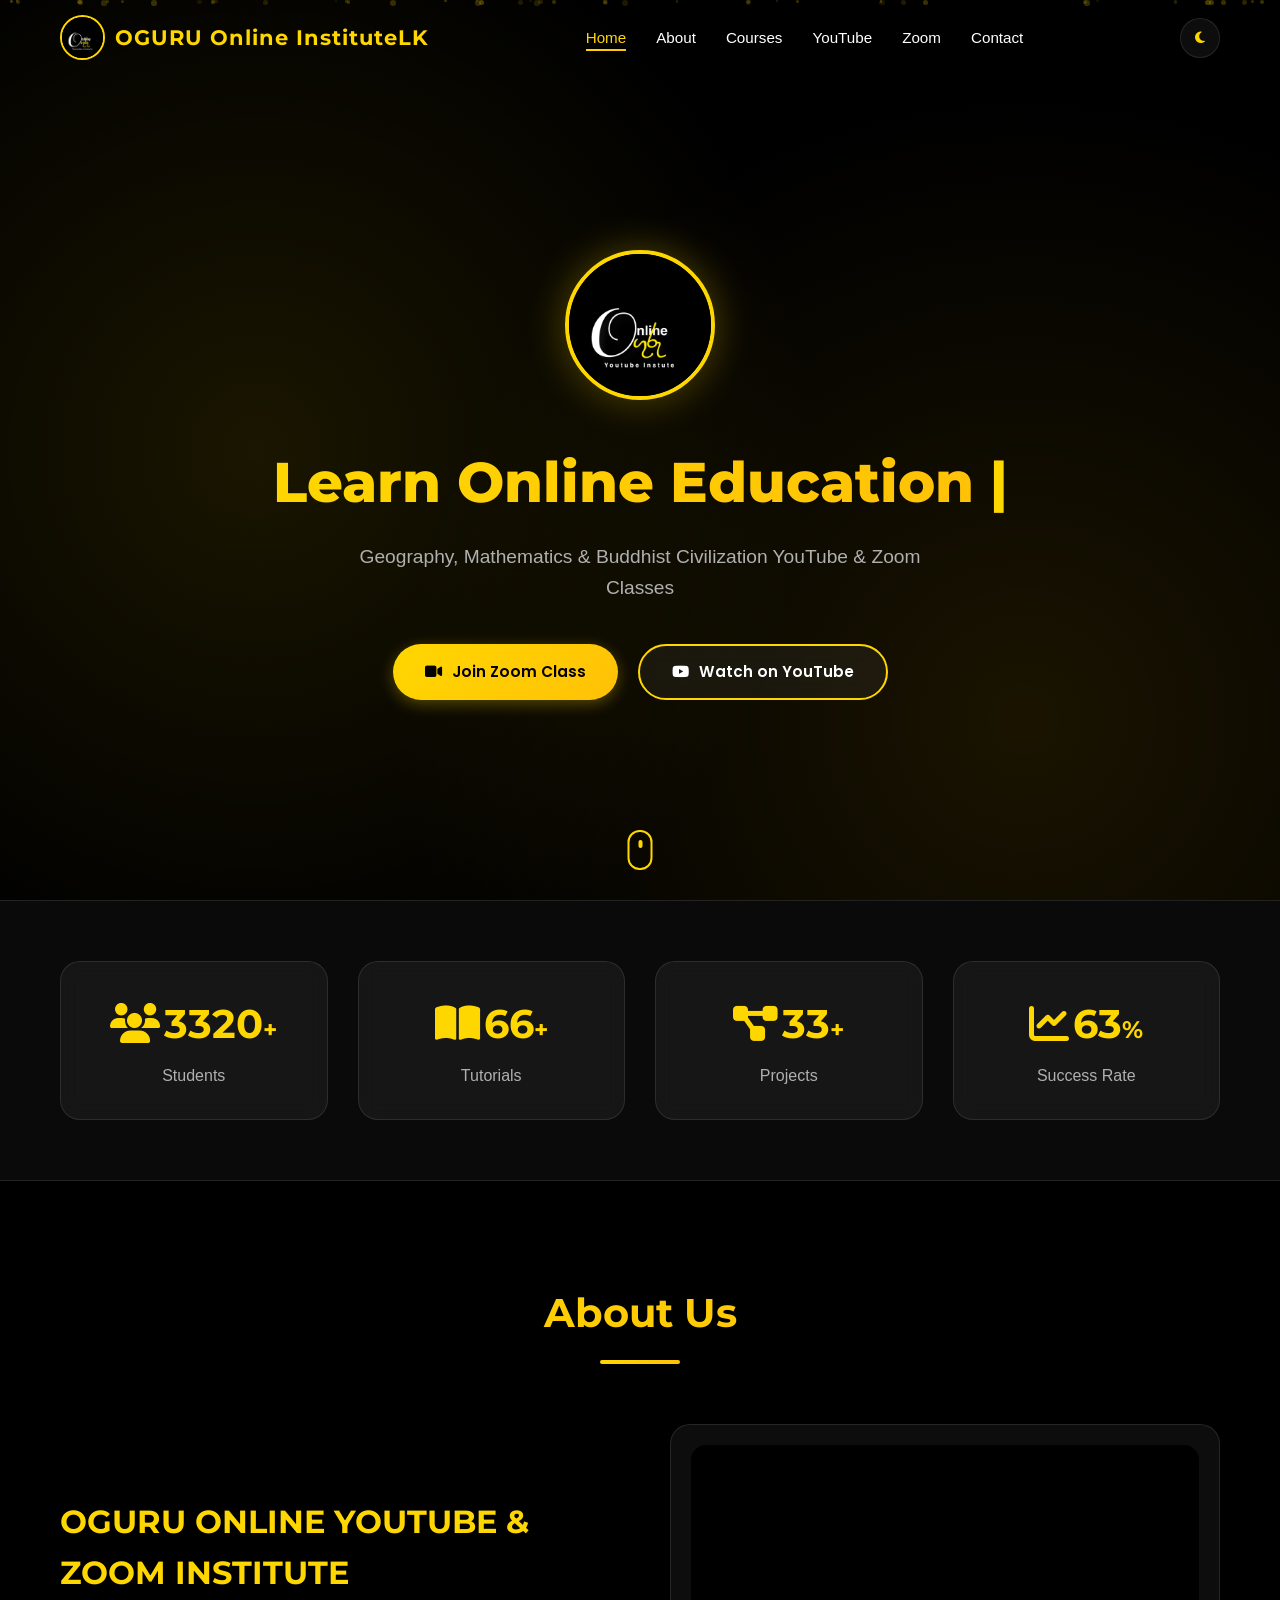
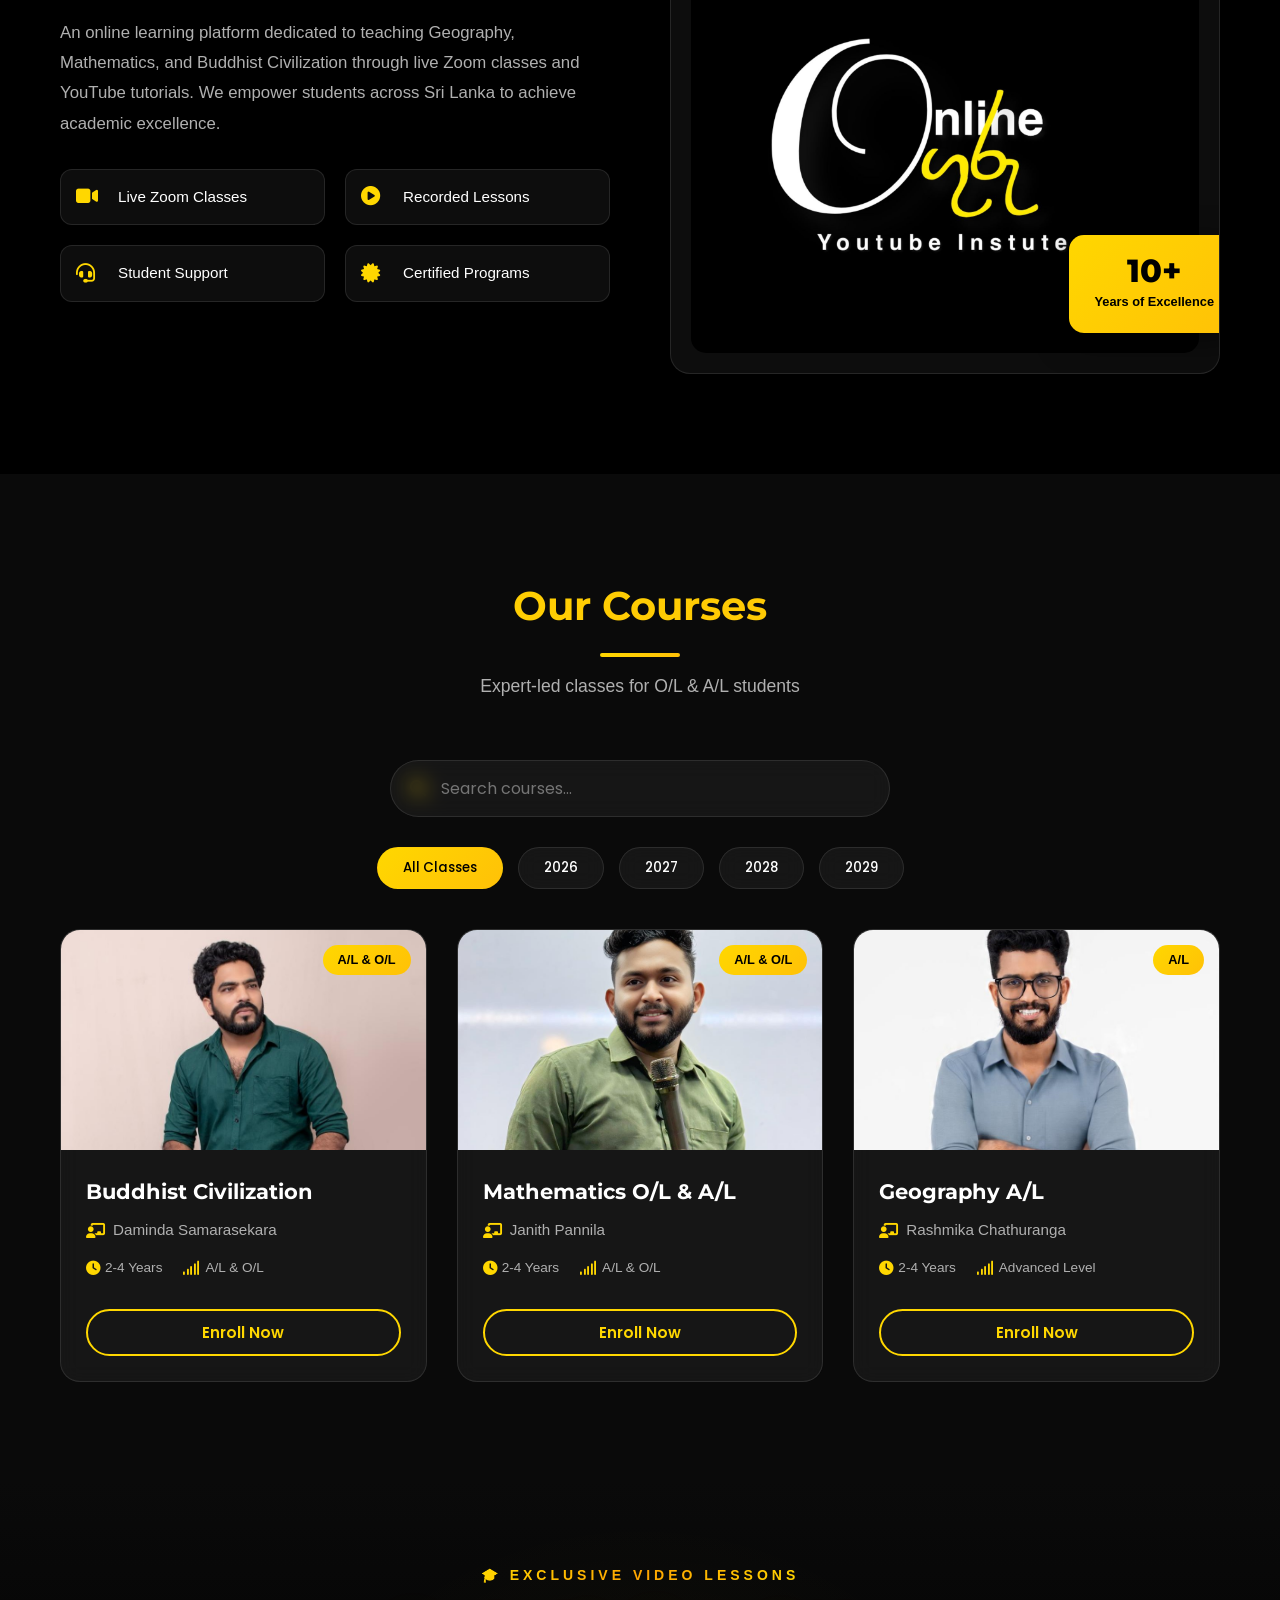
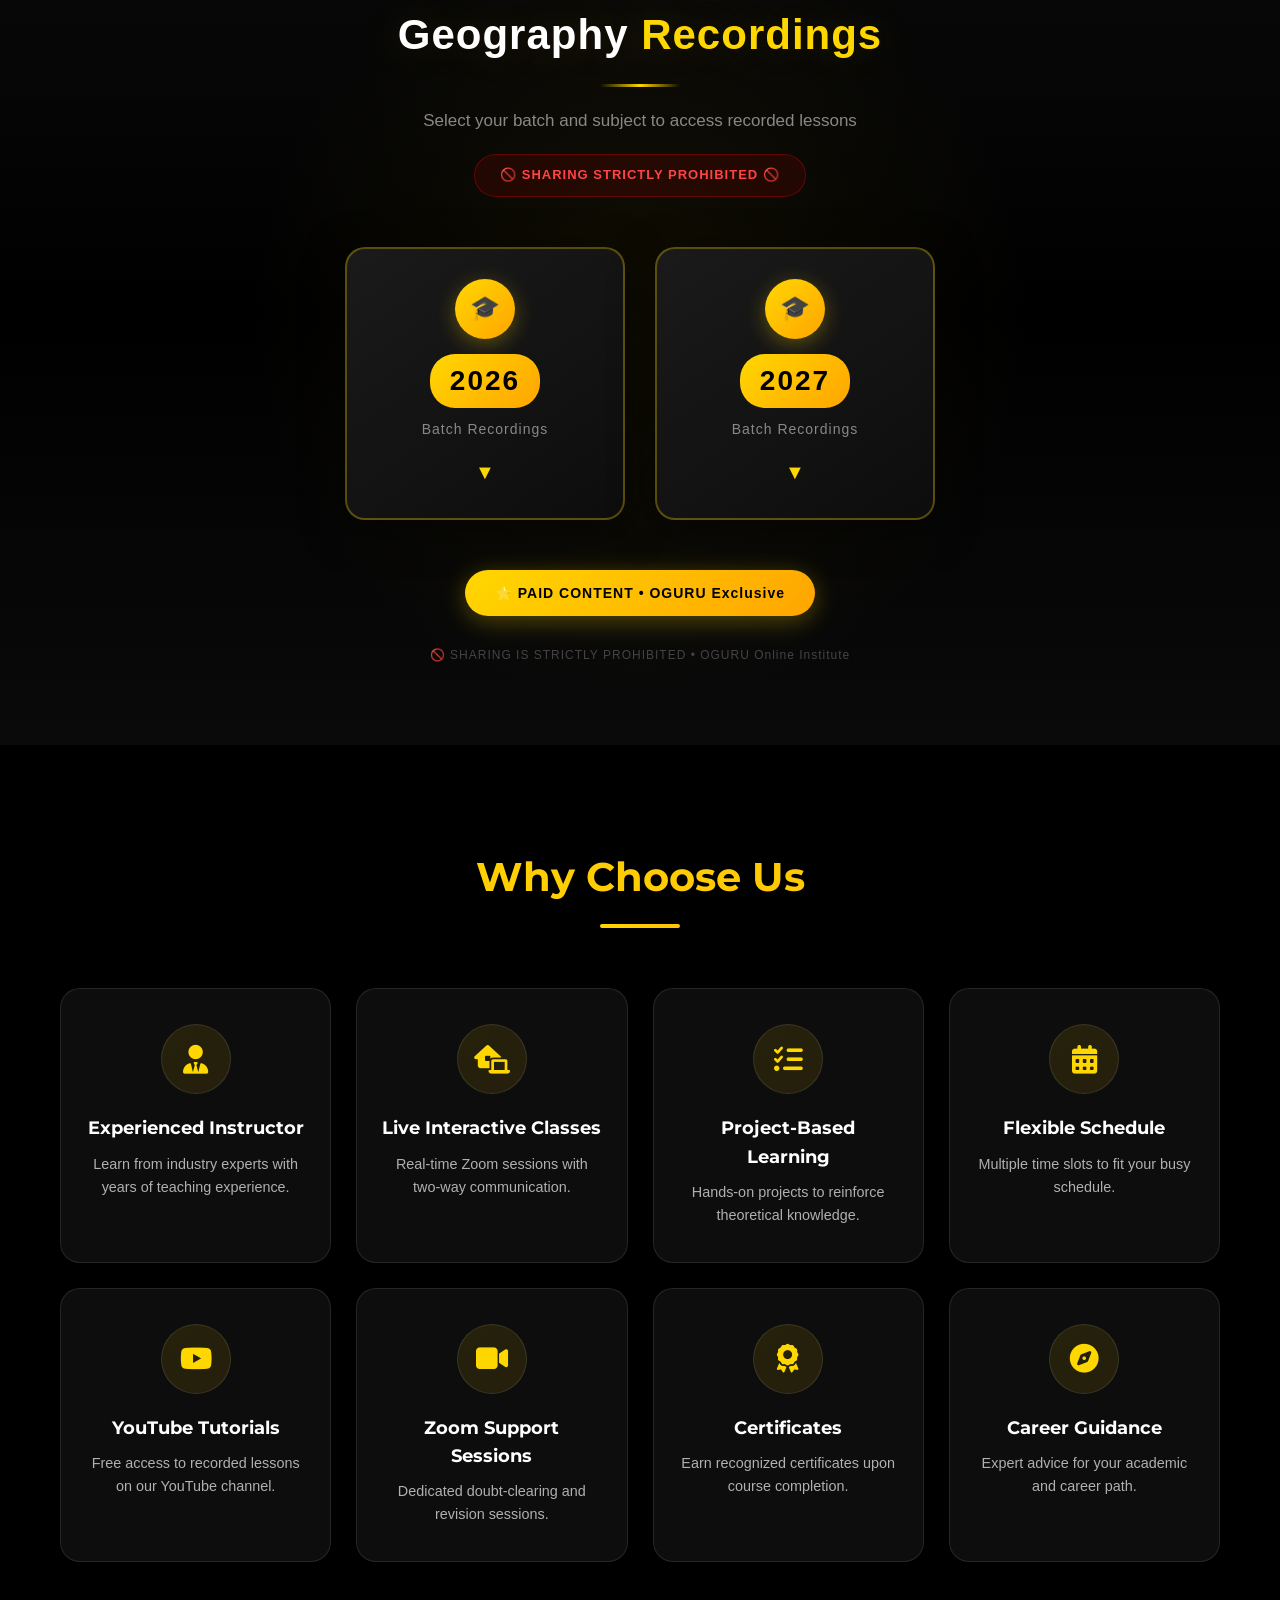
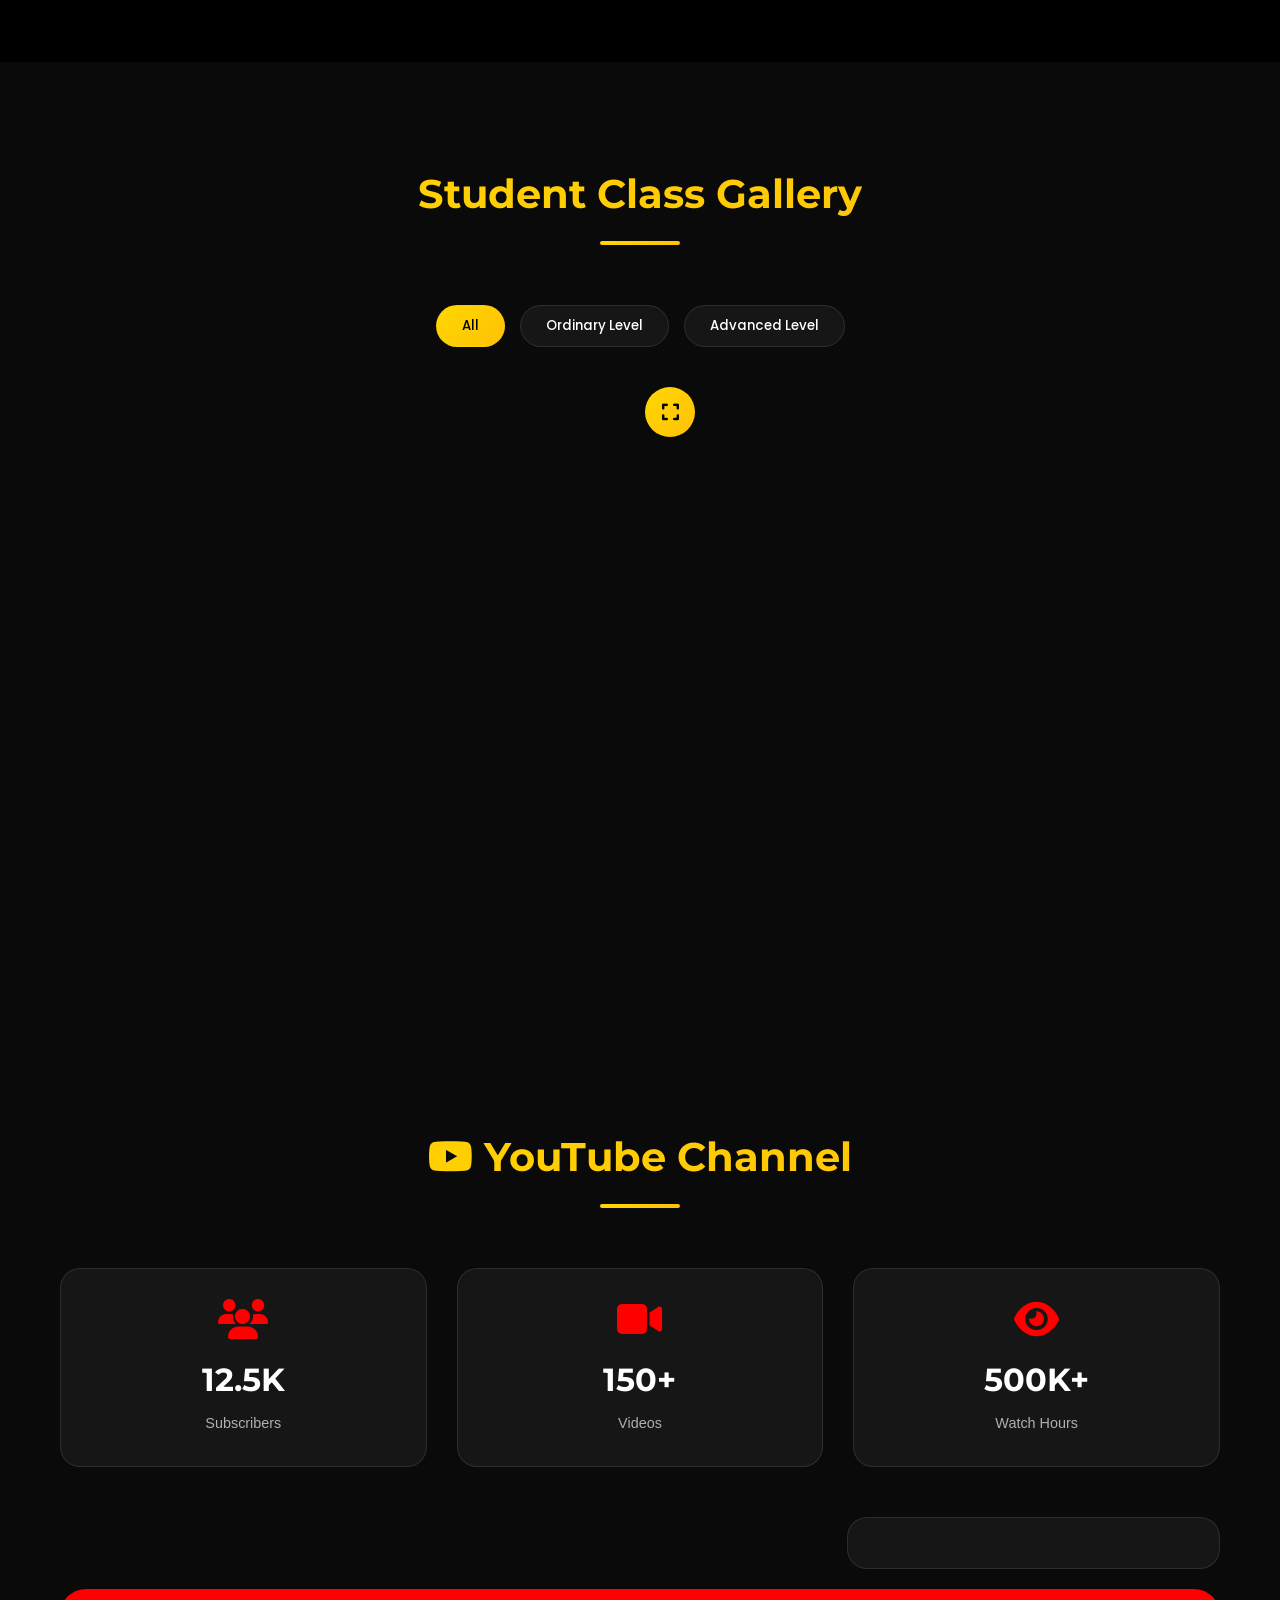
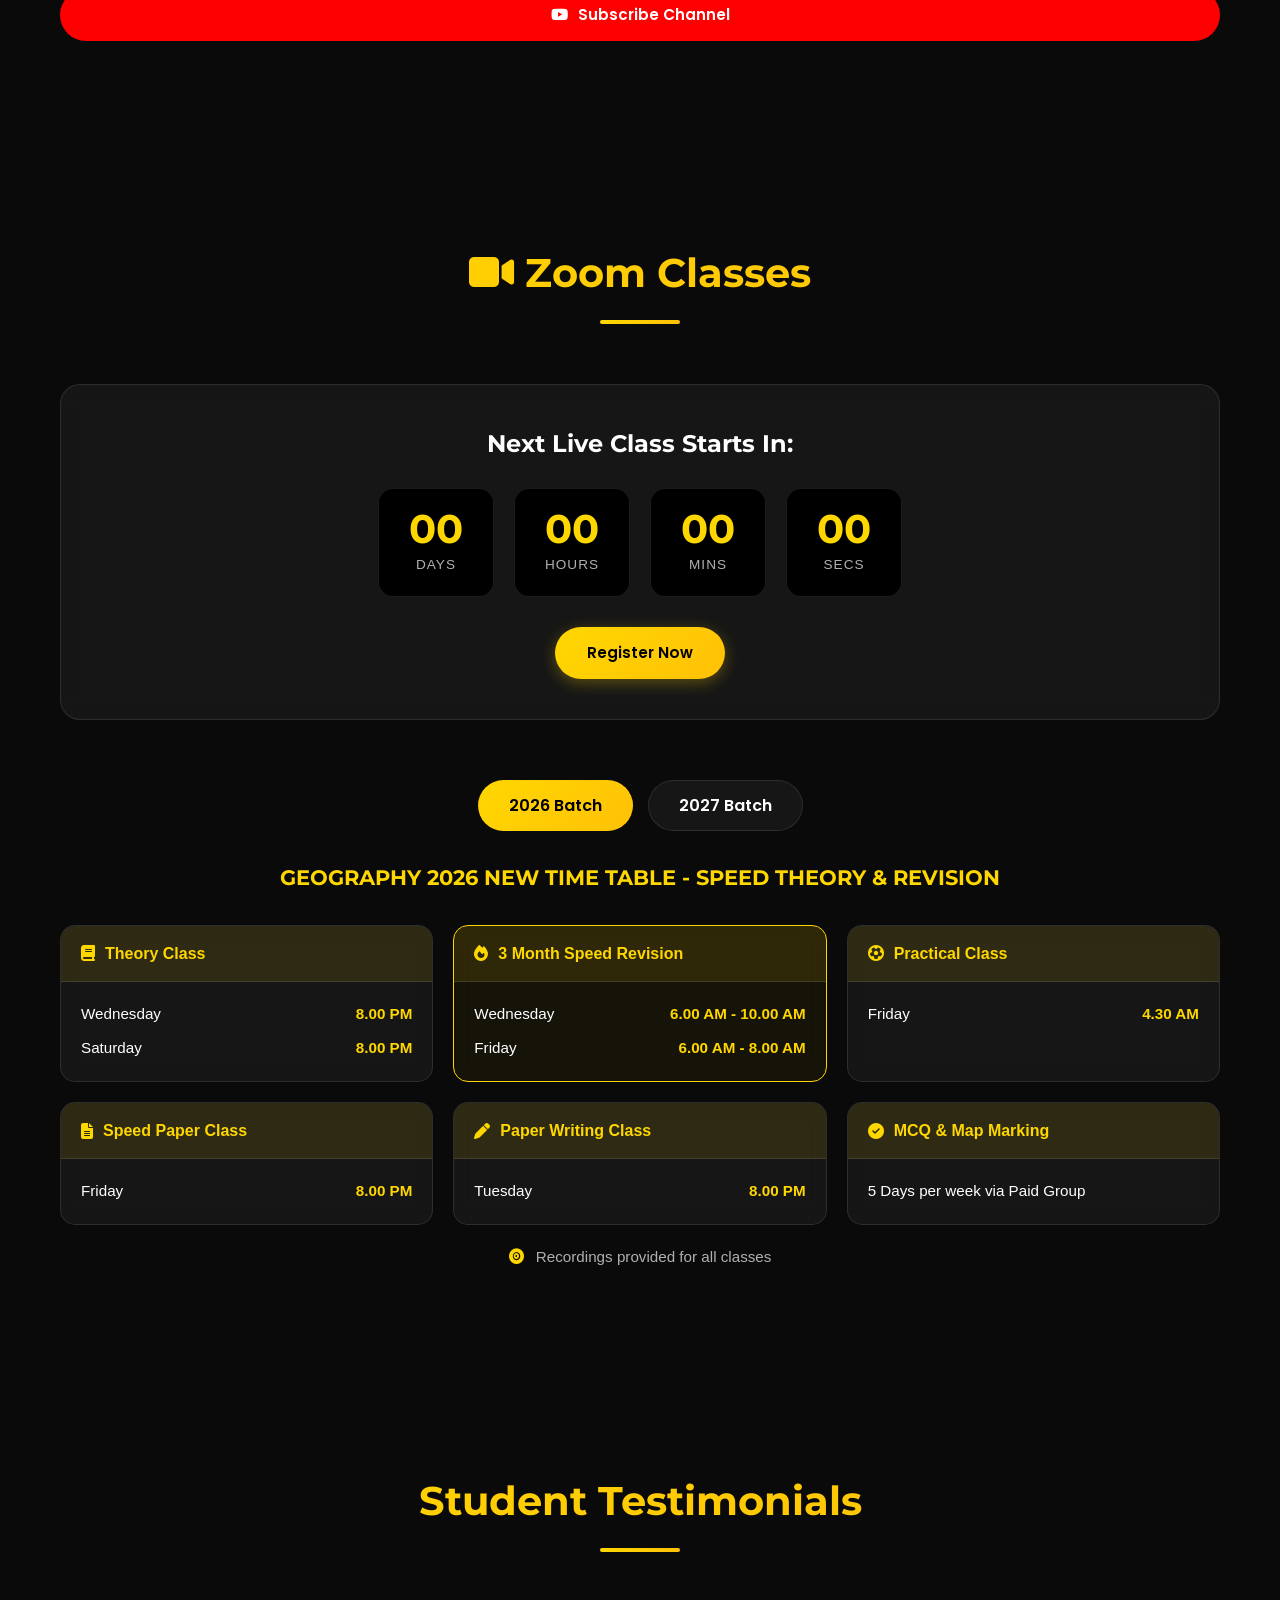
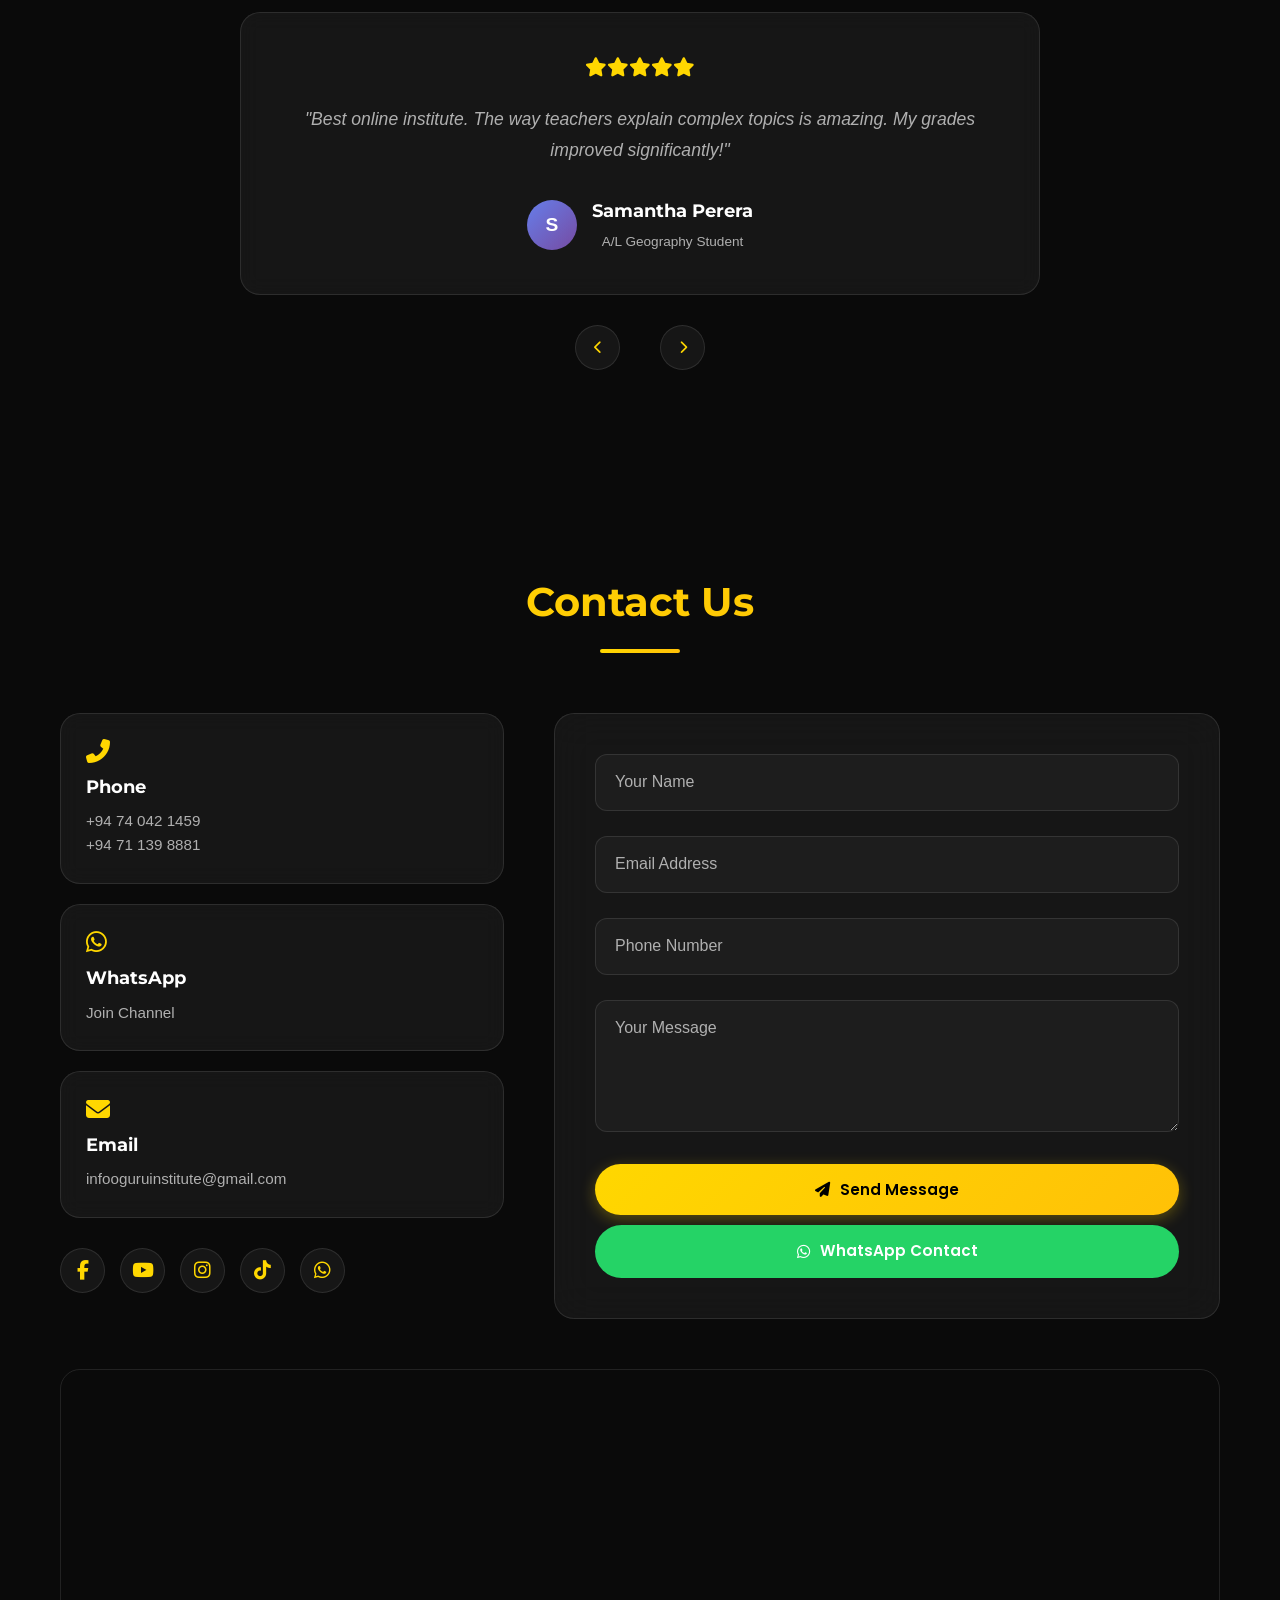
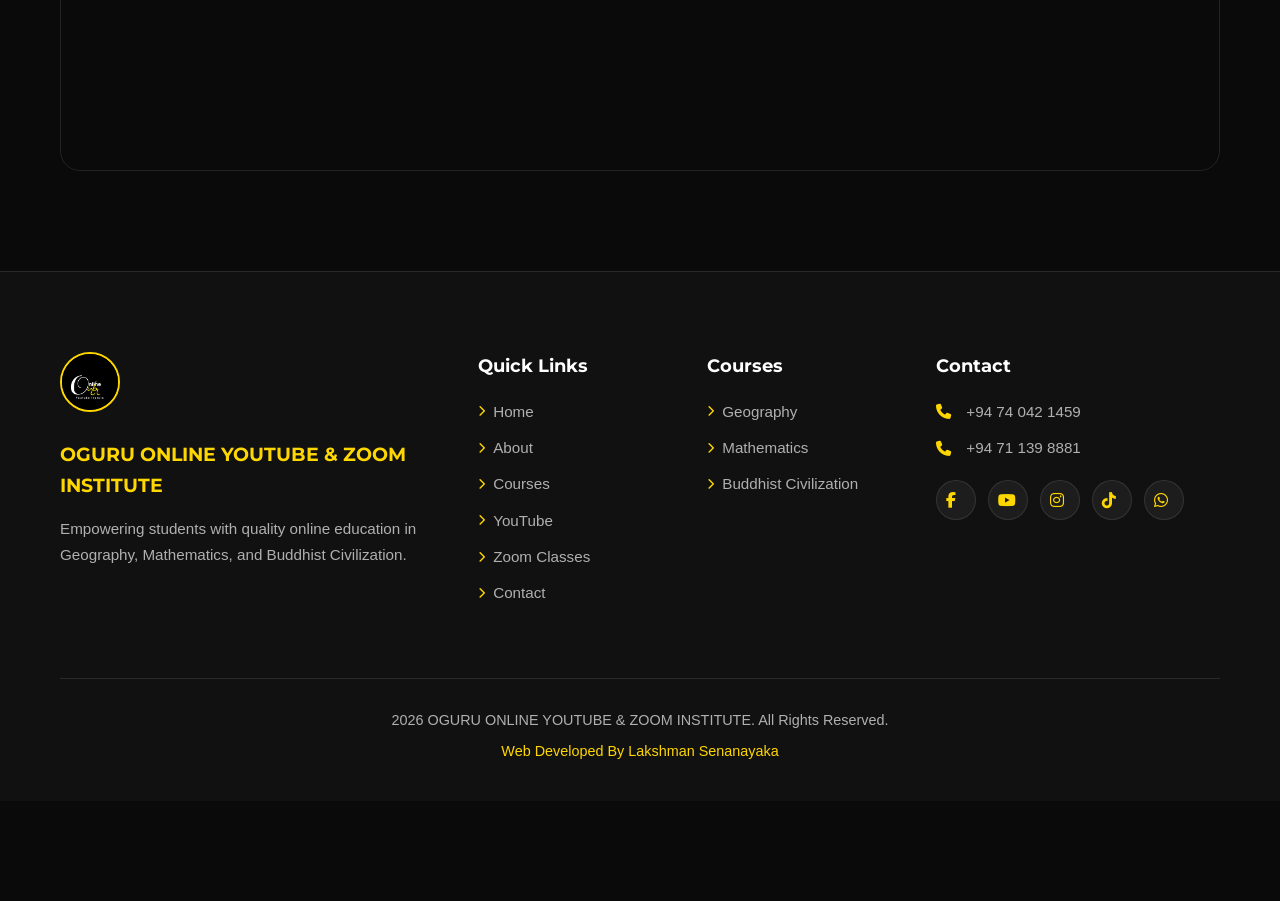
<file: index.html>
<!DOCTYPE html>
<html lang="en">
<head>
    <meta charset="UTF-8">
    <meta name="viewport" content="width=device-width, initial-scale=1.0">
    <title>OGURU ONLINE YOUTUBE & ZOOM INSTITUTE</title>
    <link rel="icon" type="image/jpeg" href="logo.jpg">
    <link href="https://fonts.googleapis.com/css2?family=Poppins:wght@300;400;500;600;700;800&family=Montserrat:wght@400;500;600;700;800&display=swap" rel="stylesheet">
    <link rel="stylesheet" href="https://cdnjs.cloudflare.com/ajax/libs/font-awesome/6.4.0/css/all.min.css">
    <link href="https://unpkg.com/aos@2.3.1/dist/aos.css" rel="stylesheet">
    <link rel="stylesheet" href="style.css">
</head>
<body>
    <!-- Loading Screen -->
    <div id="loading-screen">
        <div class="loader-content">
            <img src="logo.jpg" alt="OGURU Logo" class="loader-logo">
            <div class="loader-bar"></div>
            <p class="loader-text">Loading Website...</p>
        </div>
    </div>

    <!-- Navbar -->
    <nav id="navbar">
        <div class="nav-container">
            <a href="#home" class="nav-logo">
                <img src="logo.jpg" alt="OGURU Logo">
                <span>OGURU Online InstituteLK</span>
            </a>
            <ul class="nav-menu" id="navMenu">
                <li><a href="#home" class="nav-link active">Home</a></li>
                <li><a href="#about" class="nav-link">About</a></li>
                <li><a href="#courses" class="nav-link">Courses</a></li>
                <li><a href="#youtube" class="nav-link">YouTube</a></li>
                <li><a href="#zoom" class="nav-link">Zoom</a></li>
                <li><a href="#contact" class="nav-link">Contact</a></li>
            </ul>
            <div class="nav-actions">
                <button id="themeToggle" class="theme-btn" aria-label="Toggle Theme">
                    <i class="fas fa-moon"></i>
                </button>
                <button id="mobileMenuBtn" class="mobile-menu-btn" aria-label="Menu">
                    <span></span><span></span><span></span>
                </button>
            </div>
        </div>
    </nav>

    <!-- Hero Section -->
    <section id="home" class="hero">
        <div class="hero-bg">
            <div class="particles" id="particles"></div>
            <div class="gradient-overlay"></div>
        </div>
        <div class="hero-content" data-aos="fade-up">
            <img src="logo.jpg" alt="OGURU Logo" class="hero-logo">
            <h1 class="hero-title">
                <span class="typing-text" id="typingText"></span>
                <span class="cursor">|</span>
            </h1>
            <p class="hero-subtitle">Geography, Mathematics & Buddhist Civilization YouTube & Zoom Classes</p>
            <div class="hero-buttons">
                <a href="#zoom" class="btn btn-primary"><i class="fas fa-video"></i> Join Zoom Class</a>
                <a href="https://youtube.com/@oguru_online_instutelk?si=ua6jTNct1SmpEOCA" target="_blank" class="btn btn-secondary"><i class="fab fa-youtube"></i> Watch on YouTube</a>
            </div>
        </div>
        <div class="scroll-indicator">
            <div class="mouse"><div class="wheel"></div></div>
        </div>
    </section>

    <!-- Stats Section -->
    <section class="stats-section">
        <div class="container">
            <div class="stats-grid">
                <div class="stat-card" data-aos="fade-up" data-aos-delay="0">
                    <i class="fas fa-users"></i>
                    <h3 class="counter" data-target="5000">0</h3><span>+</span>
                    <p>Students</p>
                </div>
                <div class="stat-card" data-aos="fade-up" data-aos-delay="100">
                    <i class="fas fa-book-open"></i>
                    <h3 class="counter" data-target="100">0</h3><span>+</span>
                    <p>Tutorials</p>
                </div>
                <div class="stat-card" data-aos="fade-up" data-aos-delay="200">
                    <i class="fas fa-project-diagram"></i>
                    <h3 class="counter" data-target="50">0</h3><span>+</span>
                    <p>Projects</p>
                </div>
                <div class="stat-card" data-aos="fade-up" data-aos-delay="300">
                    <i class="fas fa-chart-line"></i>
                    <h3 class="counter" data-target="95">0</h3><span>%</span>
                    <p>Success Rate</p>
                </div>
            </div>
        </div>
    </section>

    <!-- About Section -->
    <section id="about" class="about">
        <div class="container">
            <div class="section-header" data-aos="fade-up">
                <h2>About Us</h2>
                <div class="section-line"></div>
            </div>
            <div class="about-content">
                <div class="about-text" data-aos="fade-right">
                    <h3>OGURU ONLINE YOUTUBE & ZOOM INSTITUTE</h3>
                    <p>An online learning platform dedicated to teaching Geography, Mathematics, and Buddhist Civilization through live Zoom classes and YouTube tutorials. We empower students across Sri Lanka to achieve academic excellence.</p>
                    <div class="about-features">
                        <div class="feature-item"><i class="fas fa-video"></i><span>Live Zoom Classes</span></div>
                        <div class="feature-item"><i class="fas fa-play-circle"></i><span>Recorded Lessons</span></div>
                        <div class="feature-item"><i class="fas fa-headset"></i><span>Student Support</span></div>
                        <div class="feature-item"><i class="fas fa-certificate"></i><span>Certified Programs</span></div>
                    </div>
                </div>
                <div class="about-image" data-aos="fade-left">
                    <div class="glass-card">
                        <img src="logo.jpg" alt="About OGURU">
                        <div class="experience-badge">
                            <span class="exp-number">10+</span>
                            <span class="exp-text">Years of Excellence</span>
                        </div>
                    </div>
                </div>
            </div>
        </div>
    </section>

    <!-- Courses Section -->
    <section id="courses" class="courses">
        <div class="container">
            <div class="section-header" data-aos="fade-up">
                <h2>Our Courses</h2>
                <div class="section-line"></div>
                <p>Expert-led classes for O/L & A/L students</p>
            </div>
            <div class="course-search" data-aos="fade-up">
                <i class="fas fa-search"></i>
                <input type="text" id="courseSearch" placeholder="Search courses...">
            </div>
            <div class="course-filters" data-aos="fade-up">
                <button class="filter-btn active" data-filter="all">All Classes</button>
                <button class="filter-btn" data-filter="2026">2026</button>
                <button class="filter-btn" data-filter="2027">2027</button>
                <button class="filter-btn" data-filter="2028">2028</button>
                <button class="filter-btn" data-filter="2029">2029</button>
            </div>
            <div class="courses-grid" id="coursesGrid">
                <div class="course-card" data-category="2026 2027 2028 2029" data-aos="fade-up" data-aos-delay="0">
                    <div class="course-image">
                        <img src="instructor_buddhist.jpg" alt="Buddhist Civilization" loading="lazy">
                        <div class="course-badge">A/L & O/L</div>
                    </div>
                    <div class="course-info">
                        <h3>Buddhist Civilization</h3>
                        <p class="instructor"><i class="fas fa-chalkboard-teacher"></i> Daminda Samarasekara</p>
                        <div class="course-meta">
                            <span><i class="fas fa-clock"></i> 2-4 Years</span>
                            <span><i class="fas fa-signal"></i> A/L & O/L</span>
                        </div>
                        <button class="btn btn-enroll">Enroll Now</button>
                    </div>
                </div>
                <div class="course-card" data-category="2026 2027 2028 2029" data-aos="fade-up" data-aos-delay="100">
                    <div class="course-image">
                        <img src="instructor_math.jpg" alt="Mathematics" loading="lazy">
                        <div class="course-badge">A/L & O/L</div>
                    </div>
                    <div class="course-info">
                        <h3>Mathematics O/L & A/L</h3>
                        <p class="instructor"><i class="fas fa-chalkboard-teacher"></i> Janith Pannila</p>
                        <div class="course-meta">
                            <span><i class="fas fa-clock"></i> 2-4 Years</span>
                            <span><i class="fas fa-signal"></i> A/L & O/L</span>
                        </div>
                        <button class="btn btn-enroll">Enroll Now</button>
                    </div>
                </div>
                <div class="course-card" data-category="2026 2027 2028 2029" data-aos="fade-up" data-aos-delay="200">
                    <div class="course-image">
                        <img src="instructor_geo.jpg" alt="Geography" loading="lazy">
                        <div class="course-badge">A/L</div>
                    </div>
                    <div class="course-info">
                        <h3>Geography A/L</h3>
                        <p class="instructor"><i class="fas fa-chalkboard-teacher"></i> Rashmika Chathuranga</p>
                        <div class="course-meta">
                            <span><i class="fas fa-clock"></i> 2-4 Years</span>
                            <span><i class="fas fa-signal"></i> Advanced Level</span>
                        </div> <button class="btn btn-enroll">Enroll Now</button>

                </div>
            </div>
        </div>
    </section>
<!DOCTYPE html>
<html lang="en">
<head>
    <meta charset="UTF-8">
    <meta name="viewport" content="width=device-width, initial-scale=1.0">
    <title>OGURU - Geography Recordings</title>
    <style>
        * { margin: 0; padding: 0; box-sizing: border-box; }
        body { font-family: 'Segoe UI', 'Helvetica Neue', Arial, sans-serif; background: #000; min-height: 100vh; color: #fff; }

        .geo-section { padding: 80px 20px; background: linear-gradient(180deg, #0a0a0a 0%, #000000 50%, #0a0a0a 100%); text-align: center; position: relative; overflow: hidden; }
        .geo-section::before { content: ''; position: absolute; top: 50%; left: 50%; transform: translate(-50%, -50%); width: 800px; height: 800px; background: radial-gradient(circle, rgba(255, 215, 0, 0.06) 0%, transparent 70%); pointer-events: none; }

        .geo-header { position: relative; z-index: 1; margin-bottom: 50px; }
        .geo-label { display: inline-block; background: linear-gradient(135deg, #FFD700, #FFA500, #FFD700); -webkit-background-clip: text; -webkit-text-fill-color: transparent; background-clip: text; font-size: 14px; font-weight: 600; letter-spacing: 4px; text-transform: uppercase; margin-bottom: 15px; }
        .geo-title { color: #ffffff; font-size: 42px; font-weight: 700; margin: 0 0 15px 0; letter-spacing: 1px; text-shadow: 0 0 40px rgba(255, 215, 0, 0.15); }
        .geo-title span { color: #FFD700; }
        .geo-divider { width: 80px; height: 3px; background: linear-gradient(90deg, transparent, #FFD700, transparent); margin: 0 auto 20px auto; }
        .geo-subtitle { color: #888; font-size: 17px; max-width: 600px; margin: 0 auto; line-height: 1.6; }
        .warning-badge { display: inline-flex; align-items: center; gap: 8px; background: rgba(255, 0, 0, 0.1); border: 1px solid rgba(255, 0, 0, 0.3); color: #ff4444; padding: 10px 25px; border-radius: 25px; margin-top: 20px; font-size: 13px; font-weight: 600; letter-spacing: 1px; }

        .batch-container { max-width: 900px; margin: 0 auto 40px auto; position: relative; z-index: 1; }
        .batch-buttons { display: flex; justify-content: center; gap: 30px; flex-wrap: wrap; }
        .batch-btn { background: linear-gradient(145deg, #1a1a1a, #0d0d0d); border: 2px solid rgba(255, 215, 0, 0.3); border-radius: 20px; padding: 30px 50px; min-width: 280px; cursor: pointer; transition: all 0.4s cubic-bezier(0.175, 0.885, 0.32, 1.275); position: relative; overflow: hidden; text-align: center; box-shadow: 0 10px 40px rgba(0, 0, 0, 0.5); }
        .batch-btn:hover { border-color: #FFD700; transform: translateY(-8px) scale(1.02); box-shadow: 0 20px 60px rgba(255, 215, 0, 0.2), 0 0 100px rgba(255, 215, 0, 0.1); }
        .batch-btn.active { border-color: #FFD700; background: linear-gradient(145deg, #2a1a00, #1a1000); box-shadow: 0 0 40px rgba(255, 215, 0, 0.3); }
        .batch-icon { width: 60px; height: 60px; background: linear-gradient(135deg, #FFD700, #FFA500); border-radius: 50%; display: flex; align-items: center; justify-content: center; margin: 0 auto 15px auto; font-size: 24px; box-shadow: 0 5px 20px rgba(255, 215, 0, 0.3); }
        .batch-year { display: inline-block; background: linear-gradient(135deg, #FFD700, #FFA500); color: #000; font-size: 28px; font-weight: 800; padding: 5px 20px; border-radius: 25px; margin-bottom: 10px; letter-spacing: 2px; }
        .batch-text { color: #888; font-size: 14px; letter-spacing: 1px; }
        .batch-arrow { margin-top: 15px; color: #FFD700; font-size: 20px; transition: transform 0.3s ease; }
        .batch-btn.active .batch-arrow { transform: rotate(180deg); }

        .subject-container { max-width: 1000px; margin: 0 auto 40px auto; position: relative; z-index: 1; display: none; animation: slideDown 0.5s ease-out; }
        .subject-container.show { display: block; }
        .subject-header { display: flex; align-items: center; justify-content: center; gap: 15px; margin-bottom: 30px; }
        .subject-header-title { color: #FFD700; font-size: 20px; font-weight: 700; letter-spacing: 2px; }
        .subject-grid { display: grid; grid-template-columns: repeat(auto-fit, minmax(250px, 1fr)); gap: 20px; max-width: 800px; margin: 0 auto; }
        .subject-btn { background: linear-gradient(145deg, #1a1a1a, #0d0d0d); border: 2px solid rgba(255, 215, 0, 0.2); border-radius: 16px; padding: 25px 30px; cursor: pointer; transition: all 0.4s ease; text-align: center; position: relative; overflow: hidden; }
        .subject-btn:hover { border-color: #FFD700; transform: translateY(-5px); box-shadow: 0 15px 40px rgba(255, 215, 0, 0.15); }
        .subject-btn.active { border-color: #FFD700; background: linear-gradient(145deg, #2a1a00, #1a1000); box-shadow: 0 0 30px rgba(255, 215, 0, 0.2); }
        .subject-btn .subject-icon { font-size: 32px; margin-bottom: 10px; }
        .subject-btn .subject-name { color: #fff; font-size: 20px; font-weight: 700; margin-bottom: 5px; }
        .subject-btn .subject-lessons { color: #888; font-size: 13px; }
        .subject-btn .subject-arrow { margin-top: 10px; color: #FFD700; font-size: 18px; transition: transform 0.3s ease; }
        .subject-btn.active .subject-arrow { transform: rotate(180deg); }

        .video-container { max-width: 1100px; margin: 0 auto; position: relative; z-index: 1; display: none; animation: slideDown 0.5s ease-out; }
        .video-container.show { display: block; }
        @keyframes slideDown { from { opacity: 0; transform: translateY(-30px); } to { opacity: 1; transform: translateY(0); } }
        .video-list-header { display: flex; align-items: center; justify-content: space-between; margin-bottom: 25px; padding: 0 10px; }
        .video-list-title { color: #FFD700; font-size: 22px; font-weight: 700; letter-spacing: 2px; }
        .video-list-count { background: rgba(255, 215, 0, 0.1); color: #FFD700; padding: 5px 15px; border-radius: 20px; font-size: 13px; font-weight: 600; border: 1px solid rgba(255, 215, 0, 0.3); }

        /* SCROLLABLE VIDEO GRID */
        .video-grid { display: grid; grid-template-columns: repeat(auto-fit, minmax(320px, 1fr)); gap: 25px; max-height: 80vh; overflow-y: auto; padding-right: 10px; }
        .video-grid::-webkit-scrollbar { width: 6px; }
        .video-grid::-webkit-scrollbar-track { background: rgba(255, 215, 0, 0.05); border-radius: 10px; }
        .video-grid::-webkit-scrollbar-thumb { background: rgba(255, 215, 0, 0.3); border-radius: 10px; }
        .video-grid::-webkit-scrollbar-thumb:hover { background: rgba(255, 215, 0, 0.5); }

        .video-card { background: linear-gradient(145deg, #1a1a1a, #0d0d0d); border: 1px solid rgba(255, 215, 0, 0.15); border-radius: 16px; overflow: hidden; transition: all 0.4s ease; box-shadow: 0 10px 40px rgba(0, 0, 0, 0.5); }
        .video-card:hover { border-color: #FFD700; transform: translateY(-5px); box-shadow: 0 20px 60px rgba(255, 215, 0, 0.15); }
        .video-player { position: relative; padding-bottom: 56.25%; height: 0; overflow: hidden; background: #000; }
        .video-player iframe { position: absolute; top: 0; left: 0; width: 100%; height: 100%; border: none; }
        .video-info { padding: 15px 20px; text-align: left; }
        .video-meta-header { display: flex; justify-content: space-between; align-items: center; }
        .video-lesson-num { color: #FFD700; font-size: 12px; font-weight: 600; letter-spacing: 2px; text-transform: uppercase; }
        .video-date { background: rgba(255, 215, 0, 0.1); color: #FFD700; padding: 3px 12px; border-radius: 15px; font-size: 12px; font-weight: 600; }
        .video-title { color: #fff; font-size: 16px; font-weight: 600; margin: 8px 0 0 0; line-height: 1.4; }

        .close-section { text-align: center; margin-top: 30px; }
        .close-btn { background: transparent; border: 2px solid rgba(255, 215, 0, 0.3); color: #FFD700; padding: 12px 30px; border-radius: 25px; cursor: pointer; font-size: 14px; font-weight: 600; letter-spacing: 1px; transition: all 0.3s ease; font-family: inherit; }
        .close-btn:hover { background: #FFD700; color: #000; border-color: #FFD700; box-shadow: 0 5px 20px rgba(255, 215, 0, 0.3); }

        .paid-badge-container { margin-top: 50px; position: relative; z-index: 1; }
        .paid-badge { display: inline-flex; align-items: center; gap: 10px; background: linear-gradient(135deg, #FFD700, #FFA500); color: #000; padding: 12px 30px; border-radius: 30px; font-size: 14px; font-weight: 700; letter-spacing: 1px; box-shadow: 0 5px 25px rgba(255, 215, 0, 0.3); }
        .geo-footer { margin-top: 30px; color: #444; font-size: 12px; letter-spacing: 1px; position: relative; z-index: 1; }

        @media (max-width: 768px) { .geo-title { font-size: 32px; } .batch-btn { min-width: 100%; padding: 25px 30px; } .subject-grid { grid-template-columns: 1fr; } .video-grid { grid-template-columns: 1fr; max-height: 70vh; } }
    </style>
<base target="_blank">
</head>
<body>

    <section class="geo-section">
        <div class="geo-header">
            <div class="geo-label">🎓 Exclusive Video Lessons</div>
            <h2 class="geo-title">Geography <span>Recordings</span></h2>
            <div class="geo-divider"></div>
            <p class="geo-subtitle">Select your batch and subject to access recorded lessons</p>
            <div class="warning-badge">🚫 SHARING STRICTLY PROHIBITED 🚫</div>
        </div>

        <!-- LEVEL 1: BATCH BUTTONS -->
        <div class="batch-container">
            <div class="batch-buttons">
                <div class="batch-btn" onclick="selectBatch('2026')" id="batch-2026">
                    <div class="batch-icon">🎓</div>
                    <div class="batch-year">2026</div>
                    <div class="batch-text">Batch Recordings</div>
                    <div class="batch-arrow">▼</div>
                </div>
                <div class="batch-btn" onclick="selectBatch('2027')" id="batch-2027">
                    <div class="batch-icon">🎓</div>
                    <div class="batch-year">2027</div>
                    <div class="batch-text">Batch Recordings</div>
                    <div class="batch-arrow">▼</div>
                </div>
            </div>
        </div>

        <!-- LEVEL 2: SUBJECT BUTTONS (2026) -->
        <div class="subject-container" id="subjects-2026">
            <div class="subject-header">
                <div class="subject-header-title">📚 2026 Batch - Select Subject</div>
            </div>
            <div class="subject-grid">
                <div class="subject-btn" onclick="selectSubject('2026', 'bioma')" id="subject-2026-bioma">
                    <div class="subject-icon">🌿</div>
                    <div class="subject-name">බියෝම</div>
                    <div class="subject-lessons">1st Group - 7 Lessons</div>
                    <div class="subject-arrow">▼</div>
                </div>
                <div class="subject-btn" onclick="selectSubject('2026', 'krushi')" id="subject-2026-krushi">
                    <div class="subject-icon">🌾</div>
                    <div class="subject-name">ලෝක කෘෂි කර්මාන්තය</div>
                    <div class="subject-lessons">2nd Group - 9 Lessons</div>
                    <div class="subject-arrow">▼</div>
                </div>
            </div>
        </div>

        <!-- LEVEL 2: SUBJECT BUTTONS (2027) -->
        <div class="subject-container" id="subjects-2027">
            <div class="subject-header">
                <div class="subject-header-title">📚 2027 Batch - Select Subject</div>
            </div>
            <div class="subject-grid">
                <div class="subject-btn" onclick="selectSubject('2027', 'janawasa')" id="subject-2027-janawasa">
                    <div class="subject-icon">🏘️</div>
                    <div class="subject-name">ජනාවාස</div>
                    <div class="subject-lessons">1st Group - 5 Lessons</div>
                    <div class="subject-arrow">▼</div>
                </div>
                <div class="subject-btn" onclick="selectSubject('2027', 'bawthika')" id="subject-2027-bawthika">
                    <div class="subject-icon">🪨</div>
                    <div class="subject-name">පාෂාණ හා පස</div>
                    <div class="subject-lessons">2nd Group - 7 Lessons</div>
                    <div class="subject-arrow">▼</div>
                </div>
            </div>
        </div>

        <!-- LEVEL 3: VIDEO LISTS -->

        <!-- 2026 - බියෝම (7 Lessons) -->
        <div class="video-container" id="videos-2026-bioma">
            <div class="video-list-header">
                <div class="video-list-title">🌿 2026 1st Group - බියෝම</div>
                <div class="video-list-count">7 Lessons</div>
            </div>
            <div class="video-grid">
                <div class="video-card">
                    <div class="video-player">
                        <iframe src="https://www.youtube.com/embed/9i4NIQETOBg?rel=0&modestbranding=1" title="බියෝම - Lesson 1" allowfullscreen></iframe>
                    </div>
                    <div class="video-info">
                        <div class="video-meta-header">
                            <div class="video-lesson-num">Lesson 01</div>
                            <div class="video-date">2026-03-07</div>
                        </div>
                        <h3 class="video-title">බියෝම - Introduction</h3>
                    </div>
                </div>
                <div class="video-card">
                    <div class="video-player">
                        <iframe src="https://www.youtube.com/embed/LXL_TvpxoM0?rel=0&modestbranding=1" title="බියෝම - Lesson 2" allowfullscreen></iframe>
                    </div>
                    <div class="video-info">
                        <div class="video-meta-header">
                            <div class="video-lesson-num">Lesson 02</div>
                            <div class="video-date">2026-03-14</div>
                        </div>
                        <h3 class="video-title">බියෝම - Theory Continuation</h3>
                    </div>
                </div>
                <div class="video-card">
                    <div class="video-player">
                        <iframe src="https://www.youtube.com/embed/--7SU6TN34A?rel=0&modestbranding=1" title="බියෝම - Lesson 3" allowfullscreen></iframe>
                    </div>
                    <div class="video-info">
                        <div class="video-meta-header">
                            <div class="video-lesson-num">Lesson 03</div>
                            <div class="video-date">2026-03-21</div>
                        </div>
                        <h3 class="video-title">බියෝම - Advanced Theory</h3>
                    </div>
                </div>
                <div class="video-card">
                    <div class="video-player">
                        <iframe src="https://www.youtube.com/embed/oFst7Z-TX4Y?rel=0&modestbranding=1" title="බියෝම - Lesson 4" allowfullscreen></iframe>
                    </div>
                    <div class="video-info">
                        <div class="video-meta-header">
                            <div class="video-lesson-num">Lesson 04</div>
                            <div class="video-date">2026-03-28</div>
                        </div>
                        <h3 class="video-title">බියෝම - Practical Applications</h3>
                    </div>
                </div>
                <div class="video-card">
                    <div class="video-player">
                        <iframe src="https://www.youtube.com/embed/5wpHVe7MTE4?rel=0&modestbranding=1" title="බියෝම - Lesson 5" allowfullscreen></iframe>
                    </div>
                    <div class="video-info">
                        <div class="video-meta-header">
                            <div class="video-lesson-num">Lesson 05</div>
                            <div class="video-date">2026-04-04</div>
                        </div>
                        <h3 class="video-title">බියෝම - Case Studies</h3>
                    </div>
                </div>
                <div class="video-card">
                    <div class="video-player">
                        <iframe src="https://www.youtube.com/embed/kxyYf7neR50?rel=0&modestbranding=1" title="බියෝම - Lesson 6" allowfullscreen></iframe>
                    </div>
                    <div class="video-info">
                        <div class="video-meta-header">
                            <div class="video-lesson-num">Lesson 06</div>
                            <div class="video-date">2026-04-18</div>
                        </div>
                        <h3 class="video-title">බියෝම - Revision Part 1</h3>
                    </div>
                </div>
                <div class="video-card">
                    <div class="video-player">
                        <iframe src="https://www.youtube.com/embed/P8hWmCzpKGA?rel=0&modestbranding=1" title="බියෝම - Lesson 7" allowfullscreen></iframe>
                    </div>
                    <div class="video-info">
                        <div class="video-meta-header">
                            <div class="video-lesson-num">Lesson 07</div>
                            <div class="video-date">2026-04-25</div>
                        </div>
                        <h3 class="video-title">බියෝම - Final Revision</h3>
                    </div>
                </div>
            </div>
            <div class="close-section">
                <button class="close-btn" onclick="closeAll()">▲ Close Lessons</button>
            </div>
        </div>

        <!-- 2026 - ලෝක කෘෂි කර්මාන්තය (9 Lessons) -->
        <div class="video-container" id="videos-2026-krushi">
            <div class="video-list-header">
                <div class="video-list-title">🌾 2026 2nd Group - ලෝක කෘෂි කර්මාන්තය</div>
                <div class="video-list-count">9 Lessons</div>
            </div>
            <div class="video-grid">
                <div class="video-card">
                    <div class="video-player">
                        <iframe src="https://www.youtube.com/embed/n0KiQ0xTYIs?rel=0&modestbranding=1" title="ලෝක කෘෂි කර්මාන්තය - Lesson 1" allowfullscreen></iframe>
                    </div>
                    <div class="video-info">
                        <div class="video-meta-header">
                            <div class="video-lesson-num">Lesson 01</div>
                            <div class="video-date">2026-03-05</div>
                        </div>
                        <h3 class="video-title">ලෝක කෘෂි කර්මාන්තය - Introduction</h3>
                    </div>
                </div>
                <div class="video-card">
                    <div class="video-player">
                        <iframe src="https://www.youtube.com/embed/qBd_e6H3BC8?rel=0&modestbranding=1" title="ලෝක කෘෂි කර්මාන්තය - Lesson 2" allowfullscreen></iframe>
                    </div>
                    <div class="video-info">
                        <div class="video-meta-header">
                            <div class="video-lesson-num">Lesson 02</div>
                            <div class="video-date">2026-03-12</div>
                        </div>
                        <h3 class="video-title">ලෝක කෘෂි කර්මාන්තය - Theory Continuation</h3>
                    </div>
                </div>
                <div class="video-card">
                    <div class="video-player">
                        <iframe src="https://www.youtube.com/embed/4k0RiQNxkfI?rel=0&modestbranding=1" title="ලෝක කෘෂි කර්මාන්තය - Lesson 3" allowfullscreen></iframe>
                    </div>
                    <div class="video-info">
                        <div class="video-meta-header">
                            <div class="video-lesson-num">Lesson 03</div>
                            <div class="video-date">2026-03-26</div>
                        </div>
                        <h3 class="video-title">ලෝක කෘෂි කර්මාන්තය - Advanced Theory</h3>
                    </div>
                </div>
                <div class="video-card">
                    <div class="video-player">
                        <iframe src="https://www.youtube.com/embed/tcBL6jYPAP8?rel=0&modestbranding=1" title="ලෝක කෘෂි කර්මාන්තය - Lesson 4" allowfullscreen></iframe>
                    </div>
                    <div class="video-info">
                        <div class="video-meta-header">
                            <div class="video-lesson-num">Lesson 04</div>
                            <div class="video-date">2026-04-02</div>
                        </div>
                        <h3 class="video-title">ලෝක කෘෂි කර්මාන්තය - Practical Applications</h3>
                    </div>
                </div>
                <div class="video-card">
                    <div class="video-player">
                        <iframe src="https://www.youtube.com/embed/vTfcNmbi0jo?rel=0&modestbranding=1" title="ලෝක කෘෂි කර්මාන්තය - Lesson 5" allowfullscreen></iframe>
                    </div>
                    <div class="video-info">
                        <div class="video-meta-header">
                            <div class="video-lesson-num">Lesson 05</div>
                            <div class="video-date">2026-04-09</div>
                        </div>
                        <h3 class="video-title">ලෝක කෘෂි කර්මාන්තය - Case Studies</h3>
                    </div>
                </div>
                <div class="video-card">
                    <div class="video-player">
                        <iframe src="https://www.youtube.com/embed/GTj-15WmaZA?rel=0&modestbranding=1" title="ලෝක කෘෂි කර්මාන්තය - Lesson 6" allowfullscreen></iframe>
                    </div>
                    <div class="video-info">
                        <div class="video-meta-header">
                            <div class="video-lesson-num">Lesson 06</div>
                            <div class="video-date">2026-04-23</div>
                        </div>
                        <h3 class="video-title">ලෝක කෘෂි කර්මාන්තය - Revision Part 1</h3>
                    </div>
                </div>
                <div class="video-card">
                    <div class="video-player">
                        <iframe src="https://www.youtube.com/embed/2bJNYHzkbBY?rel=0&modestbranding=1" title="ලෝක කෘෂි කර්මාන්තය - Lesson 7" allowfullscreen></iframe>
                    </div>
                    <div class="video-info">
                        <div class="video-meta-header">
                            <div class="video-lesson-num">Lesson 07</div>
                            <div class="video-date">2026-04-30</div>
                        </div>
                        <h3 class="video-title">ලෝක කෘෂි කර්මාන්තය - Revision Part 2</h3>
                    </div>
                </div>
                <div class="video-card">
                    <div class="video-player">
                        <iframe src="https://www.youtube.com/embed/ZZBMh6BF4j8?rel=0&modestbranding=1" title="ලෝක කෘෂි කර්මාන්තය - Lesson 8" allowfullscreen></iframe>
                    </div>
                    <div class="video-info">
                        <div class="video-meta-header">
                            <div class="video-lesson-num">Lesson 08</div>
                            <div class="video-date">2026-05-07</div>
                        </div>
                        <h3 class="video-title">ලෝක කෘෂි කර්මාන්තය - Advanced Revision</h3>
                    </div>
                </div>
                <div class="video-card">
                    <div class="video-player">
                        <iframe src="https://www.youtube.com/embed/C2hYHq2ChAM?rel=0&modestbranding=1" title="ලෝක කෘෂි කර්මාන්තය - Lesson 9" allowfullscreen></iframe>
                    </div>
                    <div class="video-info">
                        <div class="video-meta-header">
                            <div class="video-lesson-num">Lesson 09</div>
                            <div class="video-date">2026-05-14</div>
                        </div>
                        <h3 class="video-title">ලෝක කෘෂි කර්මාන්තය - Final Revision</h3>
                    </div>
                </div>
            </div>
            <div class="close-section">
                <button class="close-btn" onclick="closeAll()">▲ Close Lessons</button>
            </div>
        </div>

        <!-- 2027 - ජනාවාස (5 Lessons) -->
        <div class="video-container" id="videos-2027-janawasa">
            <div class="video-list-header">
                <div class="video-list-title">🏘️ 2027 1st Group - ජනාවාස</div>
                <div class="video-list-count">5 Lessons</div>
            </div>
            <div class="video-grid">
                <div class="video-card">
                    <div class="video-player">
                        <iframe src="https://www.youtube.com/embed/jv-x2Baw6TY?rel=0&modestbranding=1" title="ජනාවාස - Lesson 1" allowfullscreen></iframe>
                    </div>
                    <div class="video-info">
                        <div class="video-meta-header">
                            <div class="video-lesson-num">Lesson 01</div>
                            <div class="video-date">2025-12-25</div>
                        </div>
                        <h3 class="video-title">ජනාවාස - Introduction</h3>
                    </div>
                </div>
                <div class="video-card">
                    <div class="video-player">
                        <iframe src="https://www.youtube.com/embed/o4DourdKxhY?rel=0&modestbranding=1" title="ජනාවාස - Lesson 2" allowfullscreen></iframe>
                    </div>
                    <div class="video-info">
                        <div class="video-meta-header">
                            <div class="video-lesson-num">Lesson 02</div>
                            <div class="video-date">2026-01-07</div>
                        </div>
                        <h3 class="video-title">ජනාවාස - Theory Continuation</h3>
                    </div>
                </div>
                <div class="video-card">
                    <div class="video-player">
                        <iframe src="https://www.youtube.com/embed/mHgEe4mI1eY?rel=0&modestbranding=1" title="ජනාවාස - Lesson 3" allowfullscreen></iframe>
                    </div>
                    <div class="video-info">
                        <div class="video-meta-header">
                            <div class="video-lesson-num">Lesson 03</div>
                            <div class="video-date">2026-01-21</div>
                        </div>
                        <h3 class="video-title">ජනාවාස - Advanced Theory</h3>
                    </div>
                </div>
                <div class="video-card">
                    <div class="video-player">
                        <iframe src="https://www.youtube.com/embed/JLoFc6q9sk4?rel=0&modestbranding=1" title="ජනාවාස - Lesson 4" allowfullscreen></iframe>
                    </div>
                    <div class="video-info">
                        <div class="video-meta-header">
                            <div class="video-lesson-num">Lesson 04</div>
                            <div class="video-date">2026-01-28</div>
                        </div>
                        <h3 class="video-title">ජනාවාස - Practical Applications</h3>
                    </div>
                </div>
                <div class="video-card">
                    <div class="video-player">
                        <iframe src="https://www.youtube.com/embed/PsjG7G1aFgs?rel=0&modestbranding=1" title="ජනාවාස - Lesson 5" allowfullscreen></iframe>
                    </div>
                    <div class="video-info">
                        <div class="video-meta-header">
                            <div class="video-lesson-num">Lesson 05</div>
                            <div class="video-date">2026-02-18</div>
                        </div>
                        <h3 class="video-title">ජනාවාස - Final Revision</h3>
                    </div>
                </div>
            </div>
            <div class="close-section">
                <button class="close-btn" onclick="closeAll()">▲ Close Lessons</button>
            </div>
        </div>

        <!-- 2027 - පෂාණ හා පස (7 Lessons) -->
        <div class="video-container" id="videos-2027-bawthika">
            <div class="video-list-header">
                <div class="video-list-title">🪨 2027 2nd Group - බෞතික පාඩම</div>
                <div class="video-list-count">7 Lessons</div>
            </div>
            <div class="video-grid">
                <div class="video-card">
                    <div class="video-player">
                        <iframe src="https://www.youtube.com/embed/KgkKiHXO_Uw?rel=0&modestbranding=1" title="බෞතික පාඩම - Lesson 1" allowfullscreen></iframe>
                    </div>
                    <div class="video-info">
                        <div class="video-meta-header">
                            <div class="video-lesson-num">Lesson 01</div>
                            <div class="video-date">2026-03-19</div>
                        </div>
                        <h3 class="video-title">පෘථිවි අභ්‍යන්තර ව්‍යුහය - Introduction</h3>
                    </div>
                </div>
                <div class="video-card">
                    <div class="video-player">
                        <iframe src="https://www.youtube.com/embed/vwA5lfcXM7k?rel=0&modestbranding=1" title="බෞතික පාඩම - Lesson 2" allowfullscreen></iframe>
                    </div>
                    <div class="video-info">
                        <div class="video-meta-header">
                            <div class="video-lesson-num">Lesson 02</div>
                            <div class="video-date">2026-03-26</div>
                        </div>
                        <h3 class="video-title">පාෂාණ හා පස - Theory </h3>
                    </div>
                </div>
                <div class="video-card">
                    <div class="video-player">
                        <iframe src="https://www.youtube.com/embed/2RkJ9PQWO2U?rel=0&modestbranding=1" title="බෞතික පාඩම - Lesson 3" allowfullscreen></iframe>
                    </div>
                    <div class="video-info">
                        <div class="video-meta-header">
                            <div class="video-lesson-num">Lesson 03</div>
                            <div class="video-date">2026-04-27</div>
                        </div>
                        <h3 class="video-title">පෘථිවි අභ්‍යන්තර ව්‍යුහය - Advanced Theory</h3>
                    </div>
                </div>
                <div class="video-card">
                    <div class="video-player">
                        <iframe src="https://www.youtube.com/embed/aEePY3NdPAo?rel=0&modestbranding=1" title="බෞතික පාඩම - Lesson 4" allowfullscreen></iframe>
                    </div>
                    <div class="video-info">
                        <div class="video-meta-header">
                            <div class="video-lesson-num">Lesson 04</div>
                            <div class="video-date">2026-05-04</div>
                        </div>
                        <h3 class="video-title">පාෂාණ හා පස </h3>
                    </div>
                </div>
                <div class="video-card">
                    <div class="video-player">
                        <iframe src="https://www.youtube.com/embed/AEzBu7PFKlE?rel=0&modestbranding=1" title="බෞතික පාඩම - Lesson 5" allowfullscreen></iframe>
                    </div>
                    <div class="video-info">
                        <div class="video-meta-header">
                            <div class="video-lesson-num">Lesson 05</div>
                            <div class="video-date">2026-05-18</div>
                        </div>
                        <h3 class="video-title">පෘථිවි අභ්‍යන්තර ව්‍යුහය </h3>
                    </div>
                </div>
                <div class="video-card">
                    <div class="video-player">
                        <iframe src="https://www.youtube.com/embed/4BRgg8tAkQs?rel=0&modestbranding=1" title="බෞතික පාඩම - Lesson 6" allowfullscreen></iframe>
                    </div>
                    <div class="video-info">
                        <div class="video-meta-header">
                            <div class="video-lesson-num">Lesson 06</div>
                            <div class="video-date">2026-05-25</div>
                        </div>
                        <h3 class="video-title">පාෂාණ හා පස </h3>
                    </div>
                </div>
                <div class="video-card">
                    <div class="video-player">
                        <iframe src="https://www.youtube.com/embed/FXp1YVtu5T0?rel=0&modestbranding=1" title="බෞතික පාඩම - Lesson 7" allowfullscreen></iframe>
                    </div>
                    <div class="video-info">
                        <div class="video-meta-header">
                            <div class="video-lesson-num">Lesson 07</div>
                            <div class="video-date">2026-06-01</div>
                        </div>
                        <h3 class="video-title">පෘථිවි අභ්‍යන්තර ව්‍යුහය </h3>
                    </div>
                </div>
            </div>
            <div class="close-section">
                <button class="close-btn" onclick="closeAll()">▲ Close Lessons</button>
            </div>
        </div>

        <div class="paid-badge-container">
            <div class="paid-badge">⭐ PAID CONTENT • OGURU Exclusive</div>
        </div>
        <div class="geo-footer">🚫 SHARING IS STRICTLY PROHIBITED • OGURU Online Institute</div>

    </section>

    <script>
        let currentBatch = null;
        let currentSubject = null;

        function selectBatch(batch) {
            const batchBtn = document.getElementById('batch-' + batch);
            const subjectsContainer = document.getElementById('subjects-' + batch);
            const otherBatch = batch === '2026' ? '2027' : '2026';
            const otherBatchBtn = document.getElementById('batch-' + otherBatch);
            const otherSubjects = document.getElementById('subjects-' + otherBatch);

            if (otherBatchBtn.classList.contains('active')) {
                otherBatchBtn.classList.remove('active');
                otherSubjects.classList.remove('show');
            }

            if (batchBtn.classList.contains('active')) {
                batchBtn.classList.remove('active');
                subjectsContainer.classList.remove('show');
                currentBatch = null;
            } else {
                batchBtn.classList.add('active');
                subjectsContainer.classList.add('show');
                currentBatch = batch;
                setTimeout(() => {
                    subjectsContainer.scrollIntoView({ behavior: 'smooth', block: 'nearest' });
                }, 100);
            }
            closeVideos();
        }

        function selectSubject(batch, subject) {
            const subjectBtn = document.getElementById('subject-' + batch + '-' + subject);
            const videosContainer = document.getElementById('videos-' + batch + '-' + subject);

            const allSubjectBtns = document.querySelectorAll('[id^="subject-' + batch + '-"]');
            allSubjectBtns.forEach(btn => {
                if (btn.id !== 'subject-' + batch + '-' + subject) {
                    btn.classList.remove('active');
                }
            });

            const allVideoContainers = document.querySelectorAll('[id^="videos-' + batch + '-"]');
            allVideoContainers.forEach(container => {
                if (container.id !== 'videos-' + batch + '-' + subject) {
                    container.classList.remove('show');
                }
            });

            if (subjectBtn.classList.contains('active')) {
                subjectBtn.classList.remove('active');
                videosContainer.classList.remove('show');
                currentSubject = null;
            } else {
                subjectBtn.classList.add('active');
                videosContainer.classList.add('show');
                currentSubject = subject;
                setTimeout(() => {
                    videosContainer.scrollIntoView({ behavior: 'smooth', block: 'start' });
                }, 100);
            }
        }

        function closeVideos() {
            document.querySelectorAll('.video-container').forEach(container => {
                container.classList.remove('show');
            });
            document.querySelectorAll('.subject-btn').forEach(btn => {
                btn.classList.remove('active');
            });
            currentSubject = null;
        }

        function closeAll() {
            document.querySelectorAll('.batch-btn').forEach(btn => {
                btn.classList.remove('active');
            });
            document.querySelectorAll('.subject-container').forEach(container => {
                container.classList.remove('show');
            });
            closeVideos();
            currentBatch = null;
            currentSubject = null;
            document.querySelector('.geo-section').scrollIntoView({ behavior: 'smooth' });
        }
    </script>

</body>
</html> 
    <!-- Why Choose Us -->
    <section id="why-us" class="why-us">
        <div class="container">
            <div class="section-header" data-aos="fade-up">
                <h2>Why Choose Us</h2>
                <div class="section-line"></div>
            </div>
            <div class="why-grid">
                <div class="why-card" data-aos="zoom-in" data-aos-delay="0">
                    <div class="why-icon"><i class="fas fa-user-tie"></i></div>
                    <h3>Experienced Instructor</h3>
                    <p>Learn from industry experts with years of teaching experience.</p>
                </div>
                <div class="why-card" data-aos="zoom-in" data-aos-delay="100">
                    <div class="why-icon"><i class="fas fa-laptop-house"></i></div>
                    <h3>Live Interactive Classes</h3>
                    <p>Real-time Zoom sessions with two-way communication.</p>
                </div>
                <div class="why-card" data-aos="zoom-in" data-aos-delay="200">
                    <div class="why-icon"><i class="fas fa-tasks"></i></div>
                    <h3>Project-Based Learning</h3>
                    <p>Hands-on projects to reinforce theoretical knowledge.</p>
                </div>
                <div class="why-card" data-aos="zoom-in" data-aos-delay="300">
                    <div class="why-icon"><i class="fas fa-calendar-alt"></i></div>
                    <h3>Flexible Schedule</h3>
                    <p>Multiple time slots to fit your busy schedule.</p>
                </div>
                <div class="why-card" data-aos="zoom-in" data-aos-delay="0">
                    <div class="why-icon"><i class="fab fa-youtube"></i></div>
                    <h3>YouTube Tutorials</h3>
                    <p>Free access to recorded lessons on our YouTube channel.</p>
                </div>
                <div class="why-card" data-aos="zoom-in" data-aos-delay="100">
                    <div class="why-icon"><i class="fas fa-video"></i></div>
                    <h3>Zoom Support Sessions</h3>
                    <p>Dedicated doubt-clearing and revision sessions.</p>
                </div>
                <div class="why-card" data-aos="zoom-in" data-aos-delay="200">
                    <div class="why-icon"><i class="fas fa-award"></i></div>
                    <h3>Certificates</h3>
                    <p>Earn recognized certificates upon course completion.</p>
                </div>
                <div class="why-card" data-aos="zoom-in" data-aos-delay="300">
                    <div class="why-icon"><i class="fas fa-compass"></i></div>
                    <h3>Career Guidance</h3>
                    <p>Expert advice for your academic and career path.</p>
                </div>
            </div>
        </div>
    </section>

    <!-- Projects Gallery -->
    <section id="projects" class="projects">
        <div class="container">
            <div class="section-header" data-aos="fade-up">
                <h2>Student Class Gallery</h2>
                <div class="section-line"></div>
            </div>
            <div class="gallery-filters" data-aos="fade-up">
                <button class="gallery-filter active" data-filter="all">All</button>
                <button class="gallery-filter" data-filter="ol">Ordinary Level</button>
                <button class="gallery-filter" data-filter="al">Advanced Level</button>
            </div>
            <div class="gallery-grid" id="galleryGrid">
                <iframe width="560" height="315" src="https://www.youtube.com/embed/2Nv2iLxkFi4?si=AWyXxcnI-CGETZMV" title="YouTube video player" frameborder="0" allow="accelerometer; autoplay; clipboard-write; encrypted-media; gyroscope; picture-in-picture; web-share" referrerpolicy="strict-origin-when-cross-origin" allowfullscreen></iframe>
                    
                        <button class="view-btn"><i class="fas fa-expand"></i></button>
                    </div>
                    <iframe width="560" height="315" src="https://www.youtube.com/embed/ewbDmdasiJY?si=X81BrNEJJnq_bB8Y" title="YouTube video player" frameborder="0" allow="accelerometer; autoplay; clipboard-write; encrypted-media; gyroscope; picture-in-picture; web-share" referrerpolicy="strict-origin-when-cross-origin" allowfullscreen></iframe>
                </div>
 </div>
          
        </div>
    </div>

    <!-- YouTube Section -->
    <section id="youtube" class="youtube-section">
        <div class="container">
            <div class="section-header" data-aos="fade-up">
                <h2><i class="fab fa-youtube"></i> YouTube Channel</h2>
                <div class="section-line"></div>
            </div>
            <div class="youtube-stats" data-aos="fade-up">
                <div class="yt-stat">
                    <i class="fas fa-users"></i>
                    <span class="yt-number" id="subCount">12.5K</span>
                    <span>Subscribers</span>
                </div>
                <div class="yt-stat">
                    <i class="fas fa-video"></i>
                    <span class="yt-number" id="videoCount">150+</span>
                    <span>Videos</span>
                </div>
                <div class="yt-stat">
                    <i class="fas fa-eye"></i>
                    <span class="yt-number" id="watchCount">500K+</span>
                    <span>Watch Hours</span>
                </div>
            </div>
            <div class="youtube-content">
                <div class="youtube-main" data-aos="fade-right">
                    <div class="video-container">
                        <iframe width="315" height="315" src="https://www.youtube.com/embed/qP5UlQe46KE?si=mrFbH4OaVY0pbWxn" title="YouTube video player" frameborder="0" allow="accelerometer; autoplay; clipboard-write; encrypted-media; gyroscope; picture-in-picture; web-share" referrerpolicy="strict-origin-when-cross-origin" allowfullscreen></iframe>
                    </div>
                </div>
                <div class="youtube-sidebar" data-aos="fade-left">

                        </div>
                    </div>
                    <a href="https://youtube.com/@oguru_online_instutelk?si=ua6jTNct1SmpEOCA" target="_blank" class="btn btn-yt">
                        <i class="fab fa-youtube"></i> Subscribe Channel
                    </a>
                </div>
            </div>
        </div>
    </section>

    <!-- Zoom Classes Section -->
    <section id="zoom" class="zoom-section">
        <div class="container">
            <div class="section-header" data-aos="fade-up">
                <h2><i class="fas fa-video"></i> Zoom Classes</h2>
                <div class="section-line"></div>
            </div>

            <div class="zoom-countdown" data-aos="fade-up">
                <h3>Next Live Class Starts In:</h3>
                <div class="countdown" id="countdown">
                    <div class="cd-box"><span id="cd-days">00</span><label>Days</label></div>
                    <div class="cd-box"><span id="cd-hours">00</span><label>Hours</label></div>
                    <div class="cd-box"><span id="cd-minutes">00</span><label>Mins</label></div>
                    <div class="cd-box"><span id="cd-seconds">00</span><label>Secs</label></div>
                </div>
                <a href="#contact" class="btn btn-primary">Register Now</a>
            </div>

            <div class="timetable-wrapper" data-aos="fade-up">
                <div class="timetable-tabs">
                    <button class="tt-tab active" data-year="2026">2026 Batch</button>
                    <button class="tt-tab" data-year="2027">2027 Batch</button>
                </div>

                <div class="timetable-content active" id="tt-2026">
                    <h3 class="tt-title">GEOGRAPHY 2026 NEW TIME TABLE - SPEED THEORY & REVISION</h3>
                    <div class="tt-grid">
                        <div class="tt-card">
                            <div class="tt-header"><i class="fas fa-book"></i> Theory Class</div>
                            <div class="tt-body">
                                <p><span class="day">Wednesday</span> <span class="time">8.00 PM</span></p>
                                <p><span class="day">Saturday</span> <span class="time">8.00 PM</span></p>
                            </div>
                        </div>
                        <div class="tt-card highlight">
                            <div class="tt-header"><i class="fas fa-fire"></i> 3 Month Speed Revision</div>
                            <div class="tt-body">
                                <p><span class="day">Wednesday</span> <span class="time">6.00 AM - 10.00 AM</span></p>
                                <p><span class="day">Friday</span> <span class="time">6.00 AM - 8.00 AM</span></p>
                            </div>
                        </div>
                        <div class="tt-card">
                            <div class="tt-header"><i class="fas fa-futbol"></i> Practical Class</div>
                            <div class="tt-body">
                                <p><span class="day">Friday</span> <span class="time">4.30 AM</span></p>
                            </div>
                        </div>
                        <div class="tt-card">
                            <div class="tt-header"><i class="fas fa-file-alt"></i> Speed Paper Class</div>
                            <div class="tt-body">
                                <p><span class="day">Friday</span> <span class="time">8.00 PM</span></p>
                            </div>
                        </div>
                        <div class="tt-card">
                            <div class="tt-header"><i class="fas fa-pen"></i> Paper Writing Class</div>
                            <div class="tt-body">
                                <p><span class="day">Tuesday</span> <span class="time">8.00 PM</span></p>
                            </div>
                        </div>
                        <div class="tt-card">
                            <div class="tt-header"><i class="fas fa-check-circle"></i> MCQ & Map Marking</div>
                            <div class="tt-body">
                                <p>5 Days per week via Paid Group</p>
                            </div>
                        </div>
                    </div>
                    <p class="tt-note"><i class="fas fa-record-vinyl"></i> Recordings provided for all classes</p>
                </div>

                <div class="timetable-content" id="tt-2027">
                    <h3 class="tt-title">GEOGRAPHY 2027 NEW TIME TABLE - SPEED THEORY & PAPER CLASS</h3>
                    <div class="tt-grid">
                        <div class="tt-card">
                            <div class="tt-header"><i class="fas fa-book"></i> Theory (Bhawthika)</div>
                            <div class="tt-body">
                                <p><span class="day">Monday</span> <span class="time">8.00 PM</span></p>
                            </div>
                        </div>
                        <div class="tt-card">
                            <div class="tt-header"><i class="fas fa-book"></i> Theory (Manusha)</div>
                            <div class="tt-body">
                                <p><span class="day">Thursday</span> <span class="time">8.00 PM</span></p>
                            </div>
                        </div>
                        <div class="tt-card">
                            <div class="tt-header"><i class="fas fa-futbol"></i> Practical Class</div>
                            <div class="tt-body">
                                <p><span class="day">Friday</span> <span class="time">4.30 AM</span></p>
                            </div>
                        </div>
                        <div class="tt-card">
                            <div class="tt-header"><i class="fas fa-file-alt"></i> Paper Class</div>
                            <div class="tt-body">
                                <p><span class="day">Friday</span> <span class="time">8.00 PM</span></p>
                            </div>
                        </div>
                        <div class="tt-card">
                            <div class="tt-header"><i class="fas fa-pen"></i> Paper Writing Class</div>
                            <div class="tt-body">
                                <p><span class="day">Tuesday</span> <span class="time">8.00 PM</span></p>
                            </div>
                        </div>
                        <div class="tt-card">
                            <div class="tt-header"><i class="fas fa-check-circle"></i> MCQ & Map Marking</div>
                            <div class="tt-body">
                                <p>5 Days per week via Paid Group</p>
                            </div>
                        </div>
                    </div>
                    <p class="tt-note"><i class="fas fa-record-vinyl"></i> Recordings provided for all classes</p>
                </div>
            </div>
        </div>
    </section>

    <!-- Testimonials -->
    <section id="testimonials" class="testimonials">
        <div class="container">
            <div class="section-header" data-aos="fade-up">
                <h2>Student Testimonials</h2>
                <div class="section-line"></div>
            </div>
            <div class="testimonial-slider" data-aos="fade-up">
                <div class="testimonial-track" id="testimonialTrack">
                    <div class="testimonial-card">
                        <div class="stars"><i class="fas fa-star"></i><i class="fas fa-star"></i><i class="fas fa-star"></i><i class="fas fa-star"></i><i class="fas fa-star"></i></div>
                        <p>"Best online institute. The way teachers explain complex topics is amazing. My grades improved significantly!"</p>
                        <div class="testimonial-author">
                            <div class="author-avatar" style="background: linear-gradient(135deg, #667eea, #764ba2);">S</div>
                            <div class="author-info">
                                <h4>Samantha Perera</h4>
                                <span>A/L Geography Student</span>
                            </div>
                        </div>
                    </div>
                    <div class="testimonial-card">
                        <div class="stars"><i class="fas fa-star"></i><i class="fas fa-star"></i><i class="fas fa-star"></i><i class="fas fa-star"></i><i class="fas fa-star"></i></div>
                        <p>"Easy-to-understand Zoom classes and practical lessons. The recorded sessions help me revise anytime."</p>
                        <div class="testimonial-author">
                            <div class="author-avatar" style="background: linear-gradient(135deg, #f093fb, #f5576c);">K</div>
                            <div class="author-info">
                                <h4>Kasun Silva</h4>
                                <span>O/L Mathematics Student</span>
                            </div>
                        </div>
                    </div>
                    <div class="testimonial-card">
                        <div class="stars"><i class="fas fa-star"></i><i class="fas fa-star"></i><i class="fas fa-star"></i><i class="fas fa-star"></i><i class="fas fa-star"></i></div>
                        <p>"Helped to win the university dream. The career guidance and paper classes were game changers for me."</p>
                        <div class="testimonial-author">
                            <div class="author-avatar" style="background: linear-gradient(135deg, #4facfe, #00f2fe);">N</div>
                            <div class="author-info">
                                <h4>Nimali Fernando</h4>
                                <span>A/L Buddhist Civilization</span>
                            </div>
                        </div>
                    </div>
                </div>
                <div class="slider-controls">
                    <button class="slider-btn" id="prevBtn"><i class="fas fa-chevron-left"></i></button>
                    <div class="slider-dots" id="sliderDots"></div>
                    <button class="slider-btn" id="nextBtn"><i class="fas fa-chevron-right"></i></button>
                </div>
            </div>
        </div>
    </section>

    <!-- Contact Section -->
    <section id="contact" class="contact">
        <div class="container">
            <div class="section-header" data-aos="fade-up">
                <h2>Contact Us</h2>
                <div class="section-line"></div>
            </div>
            <div class="contact-content">
                <div class="contact-info" data-aos="fade-right">
                    <div class="contact-card">
                        <i class="fas fa-phone-alt"></i>
                        <h3>Phone</h3>
                        <p>+94 74 042 1459</p>
                        <p>+94 71 139 8881</p>
                    </div>
                    <div class="contact-card">
                        <i class="fab fa-whatsapp"></i>
                        <h3>WhatsApp</h3>
                        <a href="https://whatsapp.com/channel/0029Val6iXwHltY1FMlAHy1K" target="_blank">Join Channel</a>
                    </div>
                    <div class="contact-card">
                        <i class="fas fa-envelope"></i>
                        <h3>Email</h3>
                        <p>infooguruinstitute@gmail.com</p>
                    </div>
                    <div class="contact-socials">
                        <a href="#" class="social-link"><i class="fab fa-facebook-f"></i></a>
                        <a href="https://youtube.com/@oguru_online_instutelk?si=ua6jTNct1SmpEOCA" target="_blank" class="social-link"><i class="fab fa-youtube"></i></a>
                        <a href="#" class="social-link"><i class="fab fa-instagram"></i></a>
                        <a href="#" class="social-link"><i class="fab fa-tiktok"></i></a>
                        <a href="https://whatsapp.com/channel/0029Val6iXwHltY1FMlAHy1K" target="_blank" class="social-link"><i class="fab fa-whatsapp"></i></a>
                    </div>
                </div>
                <div class="contact-form-wrapper" data-aos="fade-left">
                    <form id="contactForm" class="contact-form glass-form">
                        <div class="form-group">
                            <input type="text" id="name" required placeholder=" ">
                            <label for="name">Your Name</label>
                        </div>
                        <div class="form-group">
                            <input type="email" id="email" required placeholder=" ">
                            <label for="email">Email Address</label>
                        </div>
                        <div class="form-group">
                            <input type="tel" id="phone" required placeholder=" ">
                            <label for="phone">Phone Number</label>
                        </div>
                        <div class="form-group">
                            <textarea id="message" rows="4" required placeholder=" "></textarea>
                            <label for="message">Your Message</label>
                        </div>
                        <button type="submit" class="btn btn-primary btn-full">
                            <i class="fas fa-paper-plane"></i> Send Message
                        </button>
                        <a href="https://wa.me/94740421459" target="_blank" class="btn btn-whatsapp btn-full">
                            <i class="fab fa-whatsapp"></i> WhatsApp Contact
                        </a>
                    </form>
                </div>
            </div>
            <div class="map-container" data-aos="fade-up">
                <iframe src="https://www.google.com/maps/embed?pb=!1m18!1m12!1m3!1d126743.6!2d79.8!3d6.9!2m3!1f0!2f0!3f0!3m2!1i1024!2i768!4f13.1!3m3!1m2!1s0x3ae2593cf65a1e9d%3A0xe13da4b7e7f3e3b1!2sSri%20Lanka!5e0!3m2!1sen!2slk!4v1700000000000" 
                        width="100%" height="400" style="border:0;" allowfullscreen="" loading="lazy" 
                        referrerpolicy="no-referrer-when-downgrade"></iframe>
            </div>
        </div>
    </section>

    <!-- Footer -->
    <footer class="footer">
        <div class="container">
            <div class="footer-grid">
                <div class="footer-brand">
                    <img src="logo.jpg" alt="OGURU Logo">
                    <h3>OGURU ONLINE YOUTUBE & ZOOM INSTITUTE</h3>
                    <p>Empowering students with quality online education in Geography, Mathematics, and Buddhist Civilization.</p>
                </div>
                <div class="footer-links">
                    <h4>Quick Links</h4>
                    <ul>
                        <li><a href="#home"><i class="fas fa-chevron-right"></i> Home</a></li>
                        <li><a href="#about"><i class="fas fa-chevron-right"></i> About</a></li>
                        <li><a href="#courses"><i class="fas fa-chevron-right"></i> Courses</a></li>
                        <li><a href="#youtube"><i class="fas fa-chevron-right"></i> YouTube</a></li>
                        <li><a href="#zoom"><i class="fas fa-chevron-right"></i> Zoom Classes</a></li>
                        <li><a href="#contact"><i class="fas fa-chevron-right"></i> Contact</a></li>
                    </ul>
                </div>
                <div class="footer-courses">
                    <h4>Courses</h4>
                    <ul>
                        <li><a href="#courses"><i class="fas fa-chevron-right"></i> Geography</a></li>
                        <li><a href="#courses"><i class="fas fa-chevron-right"></i> Mathematics</a></li>
                        <li><a href="#courses"><i class="fas fa-chevron-right"></i> Buddhist Civilization</a></li>
                    </ul>
                </div>
                <div class="footer-contact">
                    <h4>Contact</h4>
                    <p><i class="fas fa-phone"></i> +94 74 042 1459</p>
                    <p><i class="fas fa-phone"></i> +94 71 139 8881</p>
                    <div class="footer-socials">
                        <a href="#"><i class="fab fa-facebook-f"></i></a>
                        <a href="https://youtube.com/@oguru_online_instutelk?si=ua6jTNct1SmpEOCA" target="_blank"><i class="fab fa-youtube"></i></a>
                        <a href="#"><i class="fab fa-instagram"></i></a>
                        <a href="#"><i class="fab fa-tiktok"></i></a>
                        <a href="https://whatsapp.com/channel/0029Val6iXwHltY1FMlAHy1K" target="_blank"><i class="fab fa-whatsapp"></i></a>
                    </div>
                </div>
            </div>
            <div class="footer-bottom">
                <p> 2026 OGURU ONLINE YOUTUBE & ZOOM INSTITUTE. All Rights Reserved.</p>
                <p class="developer">Web Developed By Lakshman Senanayaka</p>
            </div>
        </div>
    </footer>

    <!-- Back to Top -->
    <button id="backToTop" class="back-to-top" aria-label="Back to Top">
        <i class="fas fa-arrow-up"></i>
    </button>

    <script src="https://unpkg.com/aos@2.3.1/dist/aos.js"></script>
    <script src="script.js"></script>
</body>
</html>
</file>
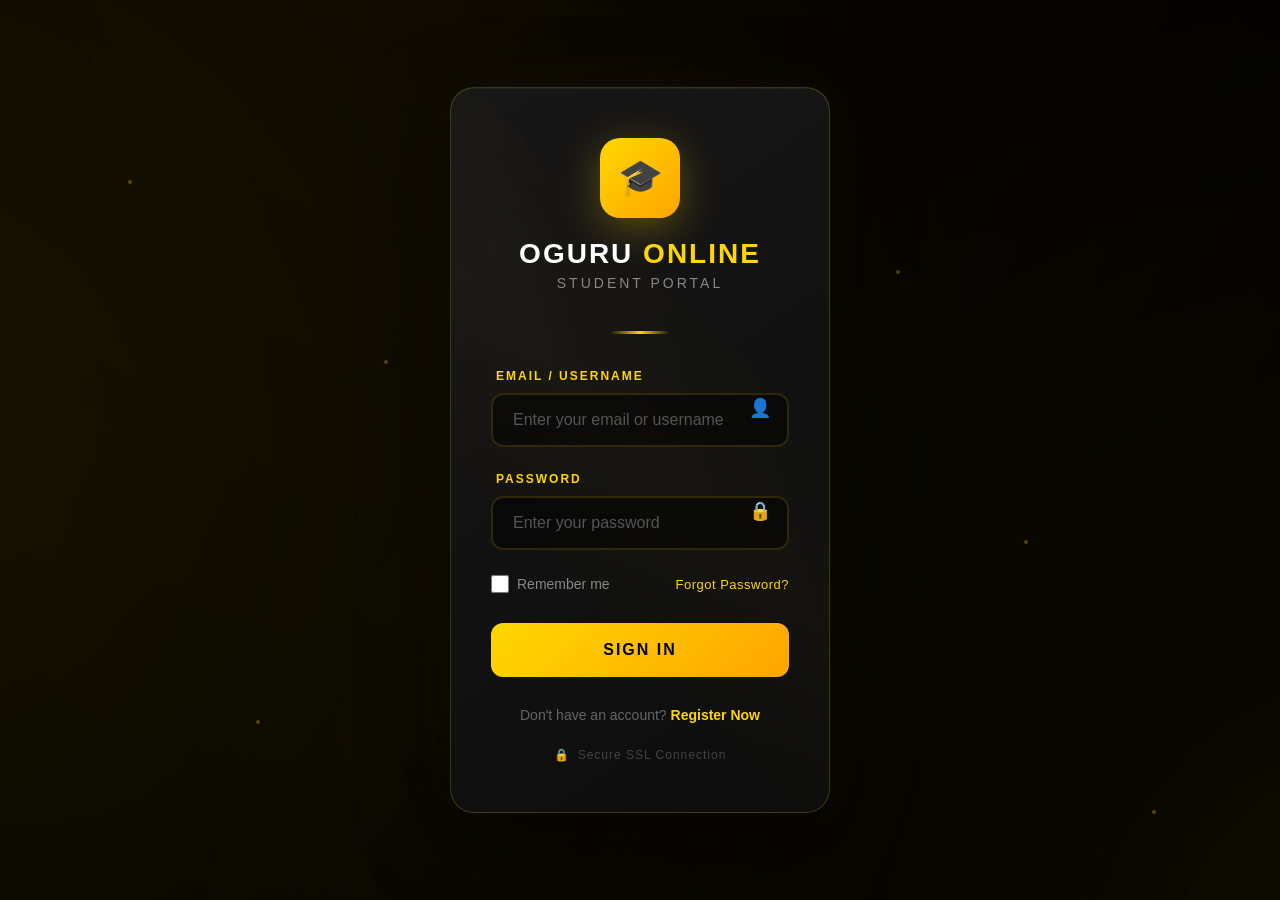
<file: login.html>
<!DOCTYPE html>
<html lang="en">
<head>
    <meta charset="UTF-8">
    <meta name="viewport" content="width=device-width, initial-scale=1.0">
    <title>OGURU - Student Login</title>
    <style>
        * {
            margin: 0;
            padding: 0;
            box-sizing: border-box;
        }

        body {
            font-family: 'Segoe UI', 'Helvetica Neue', Arial, sans-serif;
            background: #000;
            min-height: 100vh;
            display: flex;
            align-items: center;
            justify-content: center;
            overflow: hidden;
        }

        /* Animated Background */
        .bg-animation {
            position: fixed;
            top: 0;
            left: 0;
            width: 100%;
            height: 100%;
            z-index: 0;
        }

        .bg-animation::before {
            content: '';
            position: absolute;
            top: -50%;
            left: -50%;
            width: 200%;
            height: 200%;
            background: 
                radial-gradient(circle at 20% 50%, rgba(255, 215, 0, 0.08) 0%, transparent 50%),
                radial-gradient(circle at 80% 80%, rgba(255, 215, 0, 0.05) 0%, transparent 50%),
                radial-gradient(circle at 40% 20%, rgba(255, 165, 0, 0.03) 0%, transparent 50%);
            animation: bgMove 20s ease-in-out infinite;
        }

        @keyframes bgMove {
            0%, 100% { transform: translate(0, 0) rotate(0deg); }
            50% { transform: translate(-30px, -30px) rotate(2deg); }
        }

        /* Floating Particles */
        .particles {
            position: fixed;
            top: 0;
            left: 0;
            width: 100%;
            height: 100%;
            z-index: 1;
            pointer-events: none;
        }

        .particle {
            position: absolute;
            width: 4px;
            height: 4px;
            background: rgba(255, 215, 0, 0.3);
            border-radius: 50%;
            animation: float 15s infinite;
        }

        .particle:nth-child(1) { left: 10%; top: 20%; animation-delay: 0s; }
        .particle:nth-child(2) { left: 20%; top: 80%; animation-delay: 2s; }
        .particle:nth-child(3) { left: 30%; top: 40%; animation-delay: 4s; }
        .particle:nth-child(4) { left: 50%; top: 10%; animation-delay: 1s; }
        .particle:nth-child(5) { left: 60%; top: 70%; animation-delay: 3s; }
        .particle:nth-child(6) { left: 70%; top: 30%; animation-delay: 5s; }
        .particle:nth-child(7) { left: 80%; top: 60%; animation-delay: 2s; }
        .particle:nth-child(8) { left: 90%; top: 90%; animation-delay: 4s; }

        @keyframes float {
            0%, 100% { transform: translateY(0) scale(1); opacity: 0.3; }
            50% { transform: translateY(-100px) scale(1.5); opacity: 0.8; }
        }

        /* Login Container */
        .login-container {
            position: relative;
            z-index: 2;
            width: 100%;
            max-width: 420px;
            padding: 20px;
        }

        /* Glass Card */
        .login-card {
            background: linear-gradient(145deg, rgba(26, 26, 26, 0.9), rgba(13, 13, 13, 0.95));
            border: 1px solid rgba(255, 215, 0, 0.2);
            border-radius: 24px;
            padding: 50px 40px;
            backdrop-filter: blur(20px);
            box-shadow: 
                0 25px 80px rgba(0, 0, 0, 0.8),
                0 0 60px rgba(255, 215, 0, 0.05),
                inset 0 1px 0 rgba(255, 255, 255, 0.05);
            position: relative;
            overflow: hidden;
        }

        /* Shine Effect on Card */
        .login-card::before {
            content: '';
            position: absolute;
            top: -50%;
            left: -50%;
            width: 200%;
            height: 200%;
            background: linear-gradient(
                45deg,
                transparent 40%,
                rgba(255, 215, 0, 0.02) 50%,
                transparent 60%
            );
            animation: cardShine 8s ease-in-out infinite;
        }

        @keyframes cardShine {
            0%, 100% { transform: translateX(-100%) rotate(45deg); }
            50% { transform: translateX(100%) rotate(45deg); }
        }

        /* Logo Section */
        .logo-section {
            text-align: center;
            margin-bottom: 40px;
            position: relative;
            z-index: 1;
        }

        .logo-icon {
            width: 80px;
            height: 80px;
            background: linear-gradient(135deg, #FFD700, #FFA500);
            border-radius: 20px;
            display: flex;
            align-items: center;
            justify-content: center;
            margin: 0 auto 20px auto;
            font-size: 36px;
            box-shadow: 0 10px 40px rgba(255, 215, 0, 0.3);
            animation: logoPulse 3s ease-in-out infinite;
        }

        @keyframes logoPulse {
            0%, 100% { box-shadow: 0 10px 40px rgba(255, 215, 0, 0.3); }
            50% { box-shadow: 0 10px 60px rgba(255, 215, 0, 0.5); }
        }

        .logo-text {
            color: #fff;
            font-size: 28px;
            font-weight: 700;
            letter-spacing: 2px;
            margin-bottom: 5px;
        }

        .logo-text span {
            color: #FFD700;
        }

        .logo-subtitle {
            color: #888;
            font-size: 14px;
            letter-spacing: 3px;
            text-transform: uppercase;
        }

        /* Divider */
        .divider {
            width: 60px;
            height: 3px;
            background: linear-gradient(90deg, transparent, #FFD700, transparent);
            margin: 0 auto 35px auto;
            position: relative;
            z-index: 1;
        }

        /* Form */
        .login-form {
            position: relative;
            z-index: 1;
        }

        .input-group {
            margin-bottom: 25px;
            position: relative;
        }

        .input-group label {
            display: block;
            color: #FFD700;
            font-size: 12px;
            font-weight: 600;
            letter-spacing: 2px;
            text-transform: uppercase;
            margin-bottom: 10px;
            padding-left: 5px;
        }

        .input-group input {
            width: 100%;
            padding: 16px 20px;
            background: rgba(0, 0, 0, 0.5);
            border: 2px solid rgba(255, 215, 0, 0.15);
            border-radius: 12px;
            color: #fff;
            font-size: 16px;
            font-family: inherit;
            transition: all 0.3s ease;
            outline: none;
        }

        .input-group input::placeholder {
            color: #555;
        }

        .input-group input:focus {
            border-color: #FFD700;
            box-shadow: 0 0 20px rgba(255, 215, 0, 0.1);
            background: rgba(0, 0, 0, 0.7);
        }

        .input-group input:focus + .input-icon {
            color: #FFD700;
        }

        /* Input Icon */
        .input-icon {
            position: absolute;
            right: 18px;
            top: 50%;
            transform: translateY(-50%);
            color: #555;
            font-size: 18px;
            transition: color 0.3s ease;
            pointer-events: none;
        }

        /* Remember & Forgot */
        .form-options {
            display: flex;
            justify-content: space-between;
            align-items: center;
            margin-bottom: 30px;
            position: relative;
            z-index: 1;
        }

        .remember-me {
            display: flex;
            align-items: center;
            gap: 8px;
            cursor: pointer;
        }

        .remember-me input[type="checkbox"] {
            width: 18px;
            height: 18px;
            accent-color: #FFD700;
            cursor: pointer;
        }

        .remember-me span {
            color: #888;
            font-size: 14px;
        }

        .forgot-password {
            color: #FFD700;
            font-size: 13px;
            text-decoration: none;
            transition: all 0.3s ease;
            letter-spacing: 0.5px;
        }

        .forgot-password:hover {
            color: #FFA500;
            text-shadow: 0 0 10px rgba(255, 215, 0, 0.3);
        }

        /* Login Button */
        .login-btn {
            width: 100%;
            padding: 18px;
            background: linear-gradient(135deg, #FFD700, #FFA500);
            border: none;
            border-radius: 12px;
            color: #000;
            font-size: 16px;
            font-weight: 700;
            letter-spacing: 2px;
            text-transform: uppercase;
            cursor: pointer;
            transition: all 0.4s cubic-bezier(0.175, 0.885, 0.32, 1.275);
            position: relative;
            overflow: hidden;
            z-index: 1;
        }

        .login-btn::before {
            content: '';
            position: absolute;
            top: 0;
            left: -100%;
            width: 100%;
            height: 100%;
            background: linear-gradient(90deg, transparent, rgba(255,255,255,0.3), transparent);
            transition: left 0.5s ease;
        }

        .login-btn:hover {
            transform: translateY(-3px);
            box-shadow: 0 15px 40px rgba(255, 215, 0, 0.4);
        }

        .login-btn:hover::before {
            left: 100%;
        }

        .login-btn:active {
            transform: translateY(-1px);
        }

        /* Sign Up Link */
        .signup-link {
            text-align: center;
            margin-top: 30px;
            position: relative;
            z-index: 1;
        }

        .signup-link p {
            color: #666;
            font-size: 14px;
        }

        .signup-link a {
            color: #FFD700;
            text-decoration: none;
            font-weight: 600;
            transition: all 0.3s ease;
        }

        .signup-link a:hover {
            color: #FFA500;
            text-shadow: 0 0 10px rgba(255, 215, 0, 0.3);
        }

        /* Security Badge */
        .security-badge {
            display: flex;
            align-items: center;
            justify-content: center;
            gap: 8px;
            margin-top: 25px;
            color: #444;
            font-size: 12px;
            letter-spacing: 1px;
            position: relative;
            z-index: 1;
        }

        .security-badge span {
            color: #FFD700;
        }

        /* Responsive */
        @media (max-width: 480px) {
            .login-card {
                padding: 40px 25px;
            }
            
            .logo-text {
                font-size: 24px;
            }
        }
    </style>
</head>
<body>

    <!-- Background Animation -->
    <div class="bg-animation"></div>

    <!-- Floating Particles -->
    <div class="particles">
        <div class="particle"></div>
        <div class="particle"></div>
        <div class="particle"></div>
        <div class="particle"></div>
        <div class="particle"></div>
        <div class="particle"></div>
        <div class="particle"></div>
        <div class="particle"></div>
    </div>

    <!-- Login Container -->
    <div class="login-container">
        <div class="login-card">
            
            <!-- Logo -->
            <div class="logo-section">
                <div class="logo-icon">🎓</div>
                <div class="logo-text">OGURU <span>ONLINE</span></div>
                <div class="logo-subtitle">Student Portal</div>
            </div>

            <div class="divider"></div>

            <!-- Login Form -->
            <form class="login-form" onsubmit="handleLogin(event)">
                
                <div class="input-group">
                    <label for="email">Email / Username</label>
                    <input 
                        type="text" 
                        id="email" 
                        placeholder="Enter your email or username" 
                        required
                        autocomplete="username"
                    >
                    <span class="input-icon">👤</span>
                </div>

                <div class="input-group">
                    <label for="password">Password</label>
                    <input 
                        type="password" 
                        id="password" 
                        placeholder="Enter your password" 
                        required
                        autocomplete="current-password"
                    >
                    <span class="input-icon">🔒</span>
                </div>

                <div class="form-options">
                    <label class="remember-me">
                        <input type="checkbox" id="remember">
                        <span>Remember me</span>
                    </label>
                    <a href="#" class="forgot-password">Forgot Password?</a>
                </div>

                <button type="submit" class="login-btn">
                    Sign In
                </button>

            </form>

            <!-- Sign Up -->
            <div class="signup-link">
                <p>Don't have an account? <a href="#">Register Now</a></p>
            </div>

            <!-- Security Badge -->
            <div class="security-badge">
                <span>🔒</span> Secure SSL Connection
            </div>

        </div>
    </div>

    <script>
        function handleLogin(e) {
            e.preventDefault();
            
            const email = document.getElementById('email').value;
            const password = document.getElementById('password').value;
            const remember = document.getElementById('remember').checked;

            // Demo login logic - replace with your actual backend
            console.log('Login attempt:', { email, password, remember });
            
            // Show loading state
            const btn = document.querySelector('.login-btn');
            const originalText = btn.textContent;
            btn.textContent = 'Signing In...';
            btn.style.opacity = '0.8';
            
            setTimeout(() => {
                btn.textContent = originalText;
                btn.style.opacity = '1';
                alert('Login functionality - Connect your backend here!');
            }, 1500);
        }

        // Add input animation on focus
        document.querySelectorAll('input').forEach(input => {
            input.addEventListener('focus', function() {
                this.parentElement.style.transform = 'scale(1.02)';
            });
            
            input.addEventListener('blur', function() {
                this.parentElement.style.transform = 'scale(1)';
            });
        });
    </script>

</body>
</html>
</file>
<file: style.css>
/* ========================================
   OGURU ONLINE INSTITUTE - STYLESHEET
   Theme: Dark + Gold Premium
   ======================================== */

:root {
    --primary: #FFD700;
    --primary-dark: #FFC107;
    --secondary: #111111;
    --bg: #000000;
    --surface: #0a0a0a;
    --surface-light: #1a1a1a;
    --text: #FFFFFF;
    --text-muted: #b0b0b0;
    --accent: #FFC107;
    --glass: rgba(255, 255, 255, 0.05);
    --glass-border: rgba(255, 255, 255, 0.1);
    --shadow: 0 8px 32px rgba(0, 0, 0, 0.5);
    --transition: all 0.3s cubic-bezier(0.4, 0, 0.2, 1);
    --font-heading: 'Montserrat', sans-serif;
    --font-body: 'Poppins', sans-serif;
}

[data-theme="light"] {
    --secondary: #f5f5f5;
    --bg: #ffffff;
    --surface: #f8f9fa;
    --surface-light: #e9ecef;
    --text: #111111;
    --text-muted: #555555;
    --glass: rgba(255, 255, 255, 0.7);
    --glass-border: rgba(0, 0, 0, 0.1);
    --shadow: 0 8px 32px rgba(0, 0, 0, 0.1);
}

* {
    margin: 0;
    padding: 0;
    box-sizing: border-box;
}

html {
    scroll-behavior: smooth;
    font-size: 16px;
}

body {
    font-family: var(--font-body);
    background: var(--bg);
    color: var(--text);
    line-height: 1.6;
    overflow-x: hidden;
    transition: var(--transition);
}

::-webkit-scrollbar {
    width: 8px;
}

::-webkit-scrollbar-track {
    background: var(--secondary);
}

::-webkit-scrollbar-thumb {
    background: var(--primary);
    border-radius: 4px;
}

::-webkit-scrollbar-thumb:hover {
    background: var(--accent);
}

.container {
    max-width: 1200px;
    margin: 0 auto;
    padding: 0 20px;
}

/* ========================================
   LOADING SCREEN
   ======================================== */
#loading-screen {
    position: fixed;
    top: 0;
    left: 0;
    width: 100%;
    height: 100%;
    background: var(--bg);
    z-index: 9999;
    display: flex;
    align-items: center;
    justify-content: center;
    transition: opacity 0.5s ease;
}

#loading-screen.hidden {
    opacity: 0;
    pointer-events: none;
}

.loader-content {
    text-align: center;
}

.loader-logo {
    width: 120px;
    height: auto;
    margin-bottom: 20px;
    animation: pulse 2s infinite;
}

.loader-bar {
    width: 200px;
    height: 4px;
    background: var(--surface-light);
    border-radius: 2px;
    margin: 0 auto 15px;
    overflow: hidden;
    position: relative;
}

.loader-bar::after {
    content: '';
    position: absolute;
    top: 0;
    left: 0;
    width: 40%;
    height: 100%;
    background: linear-gradient(90deg, var(--primary), var(--accent));
    animation: loading 1.5s infinite ease-in-out;
    border-radius: 2px;
}

.loader-text {
    color: var(--primary);
    font-size: 0.9rem;
    letter-spacing: 2px;
    text-transform: uppercase;
}

@keyframes loading {
    0% { left: -40%; }
    100% { left: 100%; }
}

@keyframes pulse {
    0%, 100% { transform: scale(1); }
    50% { transform: scale(1.05); }
}

/* ========================================
   NAVBAR
   ======================================== */
#navbar {
    position: fixed;
    top: 0;
    left: 0;
    width: 100%;
    z-index: 1000;
    padding: 15px 0;
    transition: var(--transition);
    background: transparent;
}

#navbar.scrolled {
    background: var(--glass);
    backdrop-filter: blur(20px);
    -webkit-backdrop-filter: blur(20px);
    border-bottom: 1px solid var(--glass-border);
    box-shadow: var(--shadow);
    padding: 10px 0;
}

.nav-container {
    max-width: 1200px;
    margin: 0 auto;
    padding: 0 20px;
    display: flex;
    align-items: center;
    justify-content: space-between;
}

.nav-logo {
    display: flex;
    align-items: center;
    gap: 10px;
    text-decoration: none;
    color: var(--text);
}

.nav-logo img {
    width: 45px;
    height: 45px;
    border-radius: 50%;
    object-fit: cover;
    border: 2px solid var(--primary);
}

.nav-logo span {
    font-family: var(--font-heading);
    font-weight: 700;
    font-size: 1.3rem;
    color: var(--primary);
    letter-spacing: 1px;
}

.nav-menu {
    display: flex;
    list-style: none;
    gap: 30px;
}

.nav-link {
    text-decoration: none;
    color: var(--text);
    font-weight: 500;
    font-size: 0.95rem;
    position: relative;
    padding: 5px 0;
    transition: var(--transition);
}

.nav-link::after {
    content: '';
    position: absolute;
    bottom: 0;
    left: 0;
    width: 0;
    height: 2px;
    background: linear-gradient(90deg, var(--primary), var(--accent));
    transition: var(--transition);
}

.nav-link:hover,
.nav-link.active {
    color: var(--primary);
}

.nav-link:hover::after,
.nav-link.active::after {
    width: 100%;
}

.nav-actions {
    display: flex;
    align-items: center;
    gap: 15px;
}

.theme-btn {
    background: var(--glass);
    border: 1px solid var(--glass-border);
    color: var(--primary);
    width: 40px;
    height: 40px;
    border-radius: 50%;
    cursor: pointer;
    display: flex;
    align-items: center;
    justify-content: center;
    transition: var(--transition);
    backdrop-filter: blur(10px);
}

.theme-btn:hover {
    background: var(--primary);
    color: var(--bg);
    transform: rotate(20deg);
}

.mobile-menu-btn {
    display: none;
    flex-direction: column;
    gap: 5px;
    background: none;
    border: none;
    cursor: pointer;
    padding: 5px;
}

.mobile-menu-btn span {
    display: block;
    width: 25px;
    height: 2px;
    background: var(--primary);
    transition: var(--transition);
    border-radius: 2px;
}

.mobile-menu-btn.active span:nth-child(1) {
    transform: rotate(45deg) translate(5px, 5px);
}

.mobile-menu-btn.active span:nth-child(2) {
    opacity: 0;
}

.mobile-menu-btn.active span:nth-child(3) {
    transform: rotate(-45deg) translate(5px, -5px);
}

/* ========================================
   HERO SECTION
   ======================================== */
.hero {
    min-height: 100vh;
    display: flex;
    align-items: center;
    justify-content: center;
    position: relative;
    overflow: hidden;
    padding: 100px 20px 50px;
}

.hero-bg {
    position: absolute;
    top: 0;
    left: 0;
    width: 100%;
    height: 100%;
    z-index: -1;
}

.particles {
    position: absolute;
    width: 100%;
    height: 100%;
    overflow: hidden;
}

.particle {
    position: absolute;
    width: 4px;
    height: 4px;
    background: var(--primary);
    border-radius: 50%;
    opacity: 0.3;
    animation: float 15s infinite linear;
}

@keyframes float {
    0% { transform: translateY(100vh) translateX(0); opacity: 0; }
    10% { opacity: 0.3; }
    90% { opacity: 0.3; }
    100% { transform: translateY(-100vh) translateX(100px); opacity: 0; }
}

.gradient-overlay {
    position: absolute;
    top: 0;
    left: 0;
    width: 100%;
    height: 100%;
    background: 
        radial-gradient(circle at 20% 50%, rgba(255, 215, 0, 0.1) 0%, transparent 50%),
        radial-gradient(circle at 80% 80%, rgba(255, 193, 7, 0.1) 0%, transparent 50%),
        linear-gradient(180deg, rgba(0,0,0,0.3) 0%, var(--bg) 100%);
}

.hero-content {
    text-align: center;
    max-width: 800px;
    z-index: 1;
}

.hero-logo {
    width: 150px;
    height: 150px;
    border-radius: 50%;
    object-fit: cover;
    border: 4px solid var(--primary);
    box-shadow: 0 0 40px rgba(255, 215, 0, 0.3);
    margin-bottom: 30px;
    animation: glow 3s infinite alternate;
}

@keyframes glow {
    from { box-shadow: 0 0 40px rgba(255, 215, 0, 0.3); }
    to { box-shadow: 0 0 60px rgba(255, 215, 0, 0.6); }
}

.hero-title {
    font-family: var(--font-heading);
    font-size: 3.5rem;
    font-weight: 800;
    margin-bottom: 15px;
    min-height: 4.5rem;
}

.typing-text {
    background: linear-gradient(135deg, var(--primary), var(--accent));
    -webkit-background-clip: text;
    -webkit-text-fill-color: transparent;
    background-clip: text;
}

.cursor {
    color: var(--primary);
    animation: blink 1s infinite;
}

@keyframes blink {
    0%, 100% { opacity: 1; }
    50% { opacity: 0; }
}

.hero-subtitle {
    font-size: 1.2rem;
    color: var(--text-muted);
    margin-bottom: 40px;
    max-width: 600px;
    margin-left: auto;
    margin-right: auto;
}

.hero-buttons {
    display: flex;
    gap: 20px;
    justify-content: center;
    flex-wrap: wrap;
}

/* ========================================
   BUTTONS
   ======================================== */
.btn {
    display: inline-flex;
    align-items: center;
    gap: 10px;
    padding: 14px 32px;
    border-radius: 50px;
    font-family: var(--font-body);
    font-weight: 600;
    font-size: 0.95rem;
    text-decoration: none;
    cursor: pointer;
    border: none;
    transition: var(--transition);
    position: relative;
    overflow: hidden;
}

.btn-primary {
    background: linear-gradient(135deg, var(--primary), var(--accent));
    color: var(--bg);
    box-shadow: 0 4px 15px rgba(255, 215, 0, 0.3);
}

.btn-primary:hover {
    transform: translateY(-3px);
    box-shadow: 0 8px 25px rgba(255, 215, 0, 0.5);
}

.btn-secondary {
    background: var(--glass);
    color: var(--text);
    border: 2px solid var(--primary);
    backdrop-filter: blur(10px);
}

.btn-secondary:hover {
    background: var(--primary);
    color: var(--bg);
    transform: translateY(-3px);
}

.btn-enroll {
    background: transparent;
    color: var(--primary);
    border: 2px solid var(--primary);
    padding: 10px 24px;
    width: 100%;
    justify-content: center;
    margin-top: 15px;
}

.btn-enroll:hover {
    background: var(--primary);
    color: var(--bg);
}

.btn-yt {
    background: #FF0000;
    color: white;
    width: 100%;
    justify-content: center;
    margin-top: 20px;
}

.btn-yt:hover {
    background: #cc0000;
    transform: translateY(-2px);
}

.btn-whatsapp {
    background: #25D366;
    color: white;
    margin-top: 10px;
}

.btn-whatsapp:hover {
    background: #128C7E;
}

.btn-full {
    width: 100%;
    justify-content: center;
}

/* Scroll Indicator */
.scroll-indicator {
    position: absolute;
    bottom: 30px;
    left: 50%;
    transform: translateX(-50%);
}

.mouse {
    width: 25px;
    height: 40px;
    border: 2px solid var(--primary);
    border-radius: 12px;
    position: relative;
}

.wheel {
    width: 4px;
    height: 8px;
    background: var(--primary);
    border-radius: 2px;
    position: absolute;
    top: 8px;
    left: 50%;
    transform: translateX(-50%);
    animation: scroll 2s infinite;
}

@keyframes scroll {
    0% { top: 8px; opacity: 1; }
    100% { top: 20px; opacity: 0; }
}

/* ========================================
   SECTIONS COMMON
   ======================================== */
section {
    padding: 100px 0;
    position: relative;
}

.section-header {
    text-align: center;
    margin-bottom: 60px;
}

.section-header h2 {
    font-family: var(--font-heading);
    font-size: 2.5rem;
    font-weight: 700;
    margin-bottom: 15px;
    background: linear-gradient(135deg, var(--primary), var(--accent));
    -webkit-background-clip: text;
    -webkit-text-fill-color: transparent;
    background-clip: text;
}

.section-line {
    width: 80px;
    height: 4px;
    background: linear-gradient(90deg, var(--primary), var(--accent));
    margin: 0 auto;
    border-radius: 2px;
}

.section-header p {
    color: var(--text-muted);
    margin-top: 15px;
    font-size: 1.1rem;
}

/* ========================================
   STATS SECTION
   ======================================== */
.stats-section {
    padding: 60px 0;
    background: var(--surface);
    border-top: 1px solid var(--glass-border);
    border-bottom: 1px solid var(--glass-border);
}

.stats-grid {
    display: grid;
    grid-template-columns: repeat(4, 1fr);
    gap: 30px;
}

.stat-card {
    text-align: center;
    padding: 30px;
    background: var(--glass);
    backdrop-filter: blur(10px);
    border: 1px solid var(--glass-border);
    border-radius: 20px;
    transition: var(--transition);
}

.stat-card:hover {
    transform: translateY(-10px);
    border-color: var(--primary);
    box-shadow: 0 10px 30px rgba(255, 215, 0, 0.1);
}

.stat-card i {
    font-size: 2.5rem;
    color: var(--primary);
    margin-bottom: 15px;
}

.stat-card h3 {
    font-family: var(--font-heading);
    font-size: 2.5rem;
    font-weight: 700;
    color: var(--primary);
    display: inline;
}

.stat-card span {
    font-family: var(--font-heading);
    font-size: 1.5rem;
    font-weight: 700;
    color: var(--primary);
}

.stat-card p {
    color: var(--text-muted);
    margin-top: 5px;
    font-size: 1rem;
}

/* ========================================
   ABOUT SECTION
   ======================================== */
.about-content {
    display: grid;
    grid-template-columns: 1fr 1fr;
    gap: 60px;
    align-items: center;
}

.about-text h3 {
    font-family: var(--font-heading);
    font-size: 2rem;
    margin-bottom: 20px;
    color: var(--primary);
}

.about-text p {
    color: var(--text-muted);
    font-size: 1.05rem;
    margin-bottom: 30px;
    line-height: 1.8;
}

.about-features {
    display: grid;
    grid-template-columns: 1fr 1fr;
    gap: 20px;
}

.feature-item {
    display: flex;
    align-items: center;
    gap: 12px;
    padding: 15px;
    background: var(--glass);
    border: 1px solid var(--glass-border);
    border-radius: 12px;
    transition: var(--transition);
}

.feature-item:hover {
    border-color: var(--primary);
    transform: translateX(5px);
}

.feature-item i {
    font-size: 1.2rem;
    color: var(--primary);
    width: 30px;
}

.feature-item span {
    font-weight: 500;
    font-size: 0.95rem;
}

.about-image {
    position: relative;
}

.glass-card {
    background: var(--glass);
    backdrop-filter: blur(20px);
    border: 1px solid var(--glass-border);
    border-radius: 20px;
    padding: 20px;
    position: relative;
    overflow: hidden;
}

.glass-card img {
    width: 100%;
    border-radius: 15px;
    display: block;
}

.experience-badge {
    position: absolute;
    bottom: 40px;
    right: -20px;
    background: linear-gradient(135deg, var(--primary), var(--accent));
    color: var(--bg);
    padding: 20px 25px;
    border-radius: 15px;
    text-align: center;
    box-shadow: var(--shadow);
}

.exp-number {
    display: block;
    font-family: var(--font-heading);
    font-size: 2rem;
    font-weight: 800;
    line-height: 1;
}

.exp-text {
    font-size: 0.8rem;
    font-weight: 600;
    display: block;
    margin-top: 5px;
}

/* ========================================
   COURSES SECTION
   ======================================== */
.courses {
    background: var(--surface);
}

.course-search {
    max-width: 500px;
    margin: 0 auto 30px;
    position: relative;
}

.course-search i {
    position: absolute;
    left: 20px;
    top: 50%;
    transform: translateY(-50%);
    color: var(--primary);
}

.course-search input {
    width: 100%;
    padding: 15px 20px 15px 50px;
    background: var(--glass);
    border: 1px solid var(--glass-border);
    border-radius: 50px;
    color: var(--text);
    font-family: var(--font-body);
    font-size: 1rem;
    outline: none;
    transition: var(--transition);
    backdrop-filter: blur(10px);
}

.course-search input:focus {
    border-color: var(--primary);
    box-shadow: 0 0 20px rgba(255, 215, 0, 0.1);
}

.course-filters {
    display: flex;
    justify-content: center;
    gap: 15px;
    margin-bottom: 40px;
    flex-wrap: wrap;
}

.filter-btn {
    padding: 10px 25px;
    background: var(--glass);
    border: 1px solid var(--glass-border);
    color: var(--text);
    border-radius: 50px;
    cursor: pointer;
    font-family: var(--font-body);
    font-weight: 500;
    transition: var(--transition);
    backdrop-filter: blur(10px);
}

.filter-btn:hover,
.filter-btn.active {
    background: linear-gradient(135deg, var(--primary), var(--accent));
    color: var(--bg);
    border-color: transparent;
}

.courses-grid {
    display: grid;
    grid-template-columns: repeat(3, 1fr);
    gap: 30px;
}

.course-card {
    background: var(--glass);
    backdrop-filter: blur(10px);
    border: 1px solid var(--glass-border);
    border-radius: 20px;
    overflow: hidden;
    transition: var(--transition);
}

.course-card:hover {
    transform: translateY(-10px);
    border-color: var(--primary);
    box-shadow: 0 20px 40px rgba(255, 215, 0, 0.1);
}

.course-card.hidden {
    display: none;
}

.course-image {
    position: relative;
    height: 220px;
    overflow: hidden;
}

.course-image img {
    width: 100%;
    height: 100%;
    object-fit: cover;
    transition: var(--transition);
}

.course-card:hover .course-image img {
    transform: scale(1.1);
}

.course-badge {
    position: absolute;
    top: 15px;
    right: 15px;
    background: linear-gradient(135deg, var(--primary), var(--accent));
    color: var(--bg);
    padding: 5px 15px;
    border-radius: 50px;
    font-size: 0.8rem;
    font-weight: 600;
}

.course-info {
    padding: 25px;
}

.course-info h3 {
    font-family: var(--font-heading);
    font-size: 1.3rem;
    margin-bottom: 10px;
}

.instructor {
    color: var(--text-muted);
    font-size: 0.95rem;
    margin-bottom: 15px;
    display: flex;
    align-items: center;
    gap: 8px;
}

.instructor i {
    color: var(--primary);
}

.course-meta {
    display: flex;
    gap: 20px;
    margin-bottom: 15px;
}

.course-meta span {
    font-size: 0.85rem;
    color: var(--text-muted);
    display: flex;
    align-items: center;
    gap: 5px;
}

.course-meta i {
    color: var(--primary);
    font-size: 0.9rem;
}

/* ========================================
   WHY CHOOSE US
   ======================================== */
.why-grid {
    display: grid;
    grid-template-columns: repeat(4, 1fr);
    gap: 25px;
}

.why-card {
    background: var(--glass);
    backdrop-filter: blur(10px);
    border: 1px solid var(--glass-border);
    border-radius: 20px;
    padding: 35px 25px;
    text-align: center;
    transition: var(--transition);
}

.why-card:hover {
    transform: translateY(-10px);
    border-color: var(--primary);
    box-shadow: 0 15px 35px rgba(255, 215, 0, 0.1);
}

.why-icon {
    width: 70px;
    height: 70px;
    background: linear-gradient(135deg, rgba(255, 215, 0, 0.1), rgba(255, 193, 7, 0.1));
    border-radius: 50%;
    display: flex;
    align-items: center;
    justify-content: center;
    margin: 0 auto 20px;
    border: 1px solid var(--glass-border);
    transition: var(--transition);
}

.why-card:hover .why-icon {
    background: linear-gradient(135deg, var(--primary), var(--accent));
    border-color: transparent;
}

.why-icon i {
    font-size: 1.8rem;
    color: var(--primary);
    transition: var(--transition);
}

.why-card:hover .why-icon i {
    color: var(--bg);
}

.why-card h3 {
    font-family: var(--font-heading);
    font-size: 1.1rem;
    margin-bottom: 10px;
}

.why-card p {
    color: var(--text-muted);
    font-size: 0.9rem;
    line-height: 1.6;
}

/* ========================================
   PROJECTS GALLERY
   ======================================== */
.projects {
    background: var(--surface);
}

.gallery-filters {
    display: flex;
    justify-content: center;
    gap: 15px;
    margin-bottom: 40px;
    flex-wrap: wrap;
}

.gallery-filter {
    padding: 10px 25px;
    background: var(--glass);
    border: 1px solid var(--glass-border);
    color: var(--text);
    border-radius: 50px;
    cursor: pointer;
    font-family: var(--font-body);
    font-weight: 500;
    transition: var(--transition);
}

.gallery-filter:hover,
.gallery-filter.active {
    background: linear-gradient(135deg, var(--primary), var(--accent));
    color: var(--bg);
    border-color: transparent;
}

.gallery-grid {
    display: grid;
    grid-template-columns: repeat(3, 1fr);
    gap: 25px;
}

.gallery-item {
    position: relative;
    border-radius: 20px;
    overflow: hidden;
    height: 280px;
    cursor: pointer;
    transition: var(--transition);
}

.gallery-item:hover {
    transform: scale(1.03);
}

.gallery-item.hidden {
    display: none;
}

.gallery-img {
    width: 100%;
    height: 100%;
    transition: var(--transition);
}

.gallery-item:hover .gallery-img {
    transform: scale(1.1);
}

.gallery-overlay {
    position: absolute;
    top: 0;
    left: 0;
    width: 100%;
    height: 100%;
    background: rgba(0, 0, 0, 0.7);
    backdrop-filter: blur(5px);
    display: flex;
    flex-direction: column;
    align-items: center;
    justify-content: center;
    opacity: 0;
    transition: var(--transition);
    padding: 20px;
    text-align: center;
}

.gallery-item:hover .gallery-overlay {
    opacity: 1;
}

.gallery-overlay h4 {
    font-family: var(--font-heading);
    font-size: 1.2rem;
    color: var(--primary);
    margin-bottom: 5px;
}

.gallery-overlay p {
    color: var(--text-muted);
    font-size: 0.9rem;
    margin-bottom: 15px;
}

.view-btn {
    width: 50px;
    height: 50px;
    border-radius: 50%;
    background: linear-gradient(135deg, var(--primary), var(--accent));
    border: none;
    color: var(--bg);
    font-size: 1.2rem;
    cursor: pointer;
    transition: var(--transition);
    display: flex;
    align-items: center;
    justify-content: center;
}

.view-btn:hover {
    transform: scale(1.1);
}

/* Modal */
.modal {
    display: none;
    position: fixed;
    z-index: 2000;
    left: 0;
    top: 0;
    width: 100%;
    height: 100%;
    background: rgba(0, 0, 0, 0.9);
    backdrop-filter: blur(10px);
    align-items: center;
    justify-content: center;
    padding: 20px;
}

.modal.active {
    display: flex;
}

.modal-close {
    position: absolute;
    top: 30px;
    right: 40px;
    color: var(--primary);
    font-size: 40px;
    font-weight: bold;
    cursor: pointer;
    transition: var(--transition);
    z-index: 2001;
}

.modal-close:hover {
    color: var(--accent);
    transform: rotate(90deg);
}

.modal-content {
    max-width: 900px;
    width: 100%;
    background: var(--surface);
    border-radius: 20px;
    overflow: hidden;
    border: 1px solid var(--glass-border);
    animation: modalIn 0.3s ease;
}

@keyframes modalIn {
    from { transform: scale(0.8); opacity: 0; }
    to { transform: scale(1); opacity: 1; }
}

#modalBody {
    padding: 40px;
    text-align: center;
}

#modalBody h3 {
    color: var(--primary);
    font-family: var(--font-heading);
    font-size: 1.8rem;
    margin-bottom: 15px;
}

#modalBody p {
    color: var(--text-muted);
}

/* ========================================
   YOUTUBE SECTION
   ======================================== */
.youtube-stats {
    display: grid;
    grid-template-columns: repeat(3, 1fr);
    gap: 30px;
    margin-bottom: 50px;
}

.yt-stat {
    background: var(--glass);
    backdrop-filter: blur(10px);
    border: 1px solid var(--glass-border);
    border-radius: 20px;
    padding: 30px;
    text-align: center;
    transition: var(--transition);
}

.yt-stat:hover {
    border-color: #FF0000;
    transform: translateY(-5px);
}

.yt-stat i {
    font-size: 2.5rem;
    color: #FF0000;
    margin-bottom: 15px;
}

.yt-number {
    display: block;
    font-family: var(--font-heading);
    font-size: 2rem;
    font-weight: 700;
    color: var(--text);
    margin-bottom: 5px;
}

.yt-stat span:last-child {
    color: var(--text-muted);
    font-size: 0.9rem;
}

.youtube-content {
    display: grid;
    grid-template-columns: 2fr 1fr;
    gap: 40px;
}

.video-container {
    position: relative;
    padding-bottom: 56.25%;
    height: 0;
    overflow: hidden;
    border-radius: 20px;
    border: 1px solid var(--glass-border);
}

.video-container iframe {
    position: absolute;
    top: 0;
    left: 0;
    width: 100%;
    height: 100%;
    border-radius: 20px;
}

.youtube-sidebar {
    background: var(--glass);
    backdrop-filter: blur(10px);
    border: 1px solid var(--glass-border);
    border-radius: 20px;
    padding: 25px;
    height: fit-content;
}

.youtube-sidebar h3 {
    font-family: var(--font-heading);
    margin-bottom: 20px;
    font-size: 1.2rem;
}

.playlist-item {
    display: flex;
    gap: 15px;
    margin-bottom: 15px;
    padding: 10px;
    border-radius: 12px;
    transition: var(--transition);
    cursor: pointer;
}

.playlist-item:hover {
    background: rgba(255, 215, 0, 0.05);
}

.pl-thumb {
    width: 80px;
    height: 60px;
    border-radius: 10px;
    display: flex;
    align-items: center;
    justify-content: center;
    color: white;
    font-size: 1.2rem;
    flex-shrink: 0;
}

.pl-info h4 {
    font-size: 0.95rem;
    margin-bottom: 5px;
    font-weight: 600;
}

.pl-info span {
    font-size: 0.8rem;
    color: var(--text-muted);
}

/* ========================================
   ZOOM SECTION
   ======================================== */
.zoom-section {
    background: var(--surface);
}

.zoom-countdown {
    text-align: center;
    margin-bottom: 60px;
    padding: 40px;
    background: var(--glass);
    backdrop-filter: blur(10px);
    border: 1px solid var(--glass-border);
    border-radius: 20px;
}

.zoom-countdown h3 {
    font-family: var(--font-heading);
    font-size: 1.5rem;
    margin-bottom: 25px;
}

.countdown {
    display: flex;
    justify-content: center;
    gap: 20px;
    margin-bottom: 30px;
    flex-wrap: wrap;
}

.cd-box {
    background: var(--bg);
    border: 1px solid var(--glass-border);
    border-radius: 15px;
    padding: 20px 30px;
    min-width: 100px;
    text-align: center;
}

.cd-box span {
    display: block;
    font-family: var(--font-heading);
    font-size: 2.5rem;
    font-weight: 700;
    color: var(--primary);
    line-height: 1;
}

.cd-box label {
    font-size: 0.85rem;
    color: var(--text-muted);
    text-transform: uppercase;
    letter-spacing: 1px;
    margin-top: 5px;
    display: block;
}

.timetable-tabs {
    display: flex;
    gap: 15px;
    margin-bottom: 30px;
    justify-content: center;
}

.tt-tab {
    padding: 12px 30px;
    background: var(--glass);
    border: 1px solid var(--glass-border);
    color: var(--text);
    border-radius: 50px;
    cursor: pointer;
    font-family: var(--font-body);
    font-weight: 600;
    font-size: 1rem;
    transition: var(--transition);
}

.tt-tab:hover,
.tt-tab.active {
    background: linear-gradient(135deg, var(--primary), var(--accent));
    color: var(--bg);
    border-color: transparent;
}

.timetable-content {
    display: none;
}

.timetable-content.active {
    display: block;
    animation: fadeIn 0.5s ease;
}

@keyframes fadeIn {
    from { opacity: 0; transform: translateY(10px); }
    to { opacity: 1; transform: translateY(0); }
}

.tt-title {
    text-align: center;
    font-family: var(--font-heading);
    font-size: 1.3rem;
    margin-bottom: 30px;
    color: var(--primary);
}

.tt-grid {
    display: grid;
    grid-template-columns: repeat(3, 1fr);
    gap: 20px;
    margin-bottom: 20px;
}

.tt-card {
    background: var(--glass);
    backdrop-filter: blur(10px);
    border: 1px solid var(--glass-border);
    border-radius: 15px;
    overflow: hidden;
    transition: var(--transition);
}

.tt-card:hover {
    border-color: var(--primary);
    transform: translateY(-5px);
}

.tt-card.highlight {
    border-color: var(--primary);
    background: rgba(255, 215, 0, 0.05);
}

.tt-header {
    background: rgba(255, 215, 0, 0.1);
    padding: 15px 20px;
    font-weight: 600;
    display: flex;
    align-items: center;
    gap: 10px;
    color: var(--primary);
    border-bottom: 1px solid var(--glass-border);
}

.tt-body {
    padding: 20px;
}

.tt-body p {
    margin-bottom: 10px;
    display: flex;
    justify-content: space-between;
    align-items: center;
    font-size: 0.95rem;
}

.tt-body p:last-child {
    margin-bottom: 0;
}

.day {
    font-weight: 500;
}

.time {
    color: var(--primary);
    font-weight: 600;
}

.tt-note {
    text-align: center;
    color: var(--text-muted);
    margin-top: 20px;
    font-size: 0.95rem;
}

.tt-note i {
    color: var(--primary);
    margin-right: 8px;
}

/* ========================================
   TESTIMONIALS
   ======================================== */
.testimonial-slider {
    position: relative;
    max-width: 800px;
    margin: 0 auto;
    overflow: hidden;
}

.testimonial-track {
    display: flex;
    transition: transform 0.5s ease;
}

.testimonial-card {
    min-width: 100%;
    padding: 40px;
    background: var(--glass);
    backdrop-filter: blur(10px);
    border: 1px solid var(--glass-border);
    border-radius: 20px;
    text-align: center;
}

.stars {
    color: var(--primary);
    font-size: 1.2rem;
    margin-bottom: 20px;
}

.testimonial-card > p {
    font-size: 1.1rem;
    line-height: 1.8;
    margin-bottom: 30px;
    color: var(--text-muted);
    font-style: italic;
}

.testimonial-author {
    display: flex;
    align-items: center;
    justify-content: center;
    gap: 15px;
}

.author-avatar {
    width: 50px;
    height: 50px;
    border-radius: 50%;
    display: flex;
    align-items: center;
    justify-content: center;
    font-weight: 700;
    color: white;
    font-size: 1.2rem;
}

.author-info h4 {
    font-family: var(--font-heading);
    font-size: 1.1rem;
    margin-bottom: 3px;
}

.author-info span {
    color: var(--text-muted);
    font-size: 0.85rem;
}

.slider-controls {
    display: flex;
    align-items: center;
    justify-content: center;
    gap: 20px;
    margin-top: 30px;
}

.slider-btn {
    width: 45px;
    height: 45px;
    border-radius: 50%;
    background: var(--glass);
    border: 1px solid var(--glass-border);
    color: var(--primary);
    cursor: pointer;
    display: flex;
    align-items: center;
    justify-content: center;
    transition: var(--transition);
}

.slider-btn:hover {
    background: var(--primary);
    color: var(--bg);
}

.slider-dots {
    display: flex;
    gap: 10px;
}

.dot {
    width: 10px;
    height: 10px;
    border-radius: 50%;
    background: var(--glass-border);
    cursor: pointer;
    transition: var(--transition);
    border: 1px solid var(--glass-border);
}

.dot.active {
    background: var(--primary);
    border-color: var(--primary);
    transform: scale(1.3);
}

/* ========================================
   CONTACT SECTION
   ======================================== */
.contact-content {
    display: grid;
    grid-template-columns: 1fr 1.5fr;
    gap: 50px;
    margin-bottom: 50px;
}

.contact-info {
    display: flex;
    flex-direction: column;
    gap: 20px;
}

.contact-card {
    background: var(--glass);
    backdrop-filter: blur(10px);
    border: 1px solid var(--glass-border);
    border-radius: 20px;
    padding: 25px;
    transition: var(--transition);
}

.contact-card:hover {
    border-color: var(--primary);
    transform: translateX(5px);
}

.contact-card i {
    font-size: 1.5rem;
    color: var(--primary);
    margin-bottom: 10px;
}

.contact-card h3 {
    font-family: var(--font-heading);
    font-size: 1.1rem;
    margin-bottom: 8px;
}

.contact-card p,
.contact-card a {
    color: var(--text-muted);
    text-decoration: none;
    font-size: 0.95rem;
    transition: var(--transition);
}

.contact-card a:hover {
    color: var(--primary);
}

.contact-socials {
    display: flex;
    gap: 15px;
    margin-top: 10px;
}

.social-link {
    width: 45px;
    height: 45px;
    border-radius: 50%;
    background: var(--glass);
    border: 1px solid var(--glass-border);
    display: flex;
    align-items: center;
    justify-content: center;
    color: var(--primary);
    font-size: 1.2rem;
    text-decoration: none;
    transition: var(--transition);
}

.social-link:hover {
    background: var(--primary);
    color: var(--bg);
    transform: translateY(-3px);
}

.glass-form {
    background: var(--glass);
    backdrop-filter: blur(20px);
    border: 1px solid var(--glass-border);
    border-radius: 20px;
    padding: 40px;
}

.form-group {
    position: relative;
    margin-bottom: 25px;
}

.form-group input,
.form-group textarea {
    width: 100%;
    padding: 15px 20px;
    background: rgba(255, 255, 255, 0.03);
    border: 1px solid var(--glass-border);
    border-radius: 12px;
    color: var(--text);
    font-family: var(--font-body);
    font-size: 1rem;
    outline: none;
    transition: var(--transition);
}

.form-group textarea {
    resize: vertical;
    min-height: 120px;
}

.form-group input:focus,
.form-group textarea:focus {
    border-color: var(--primary);
    box-shadow: 0 0 20px rgba(255, 215, 0, 0.1);
}

.form-group label {
    position: absolute;
    left: 20px;
    top: 15px;
    color: var(--text-muted);
    pointer-events: none;
    transition: var(--transition);
    font-size: 1rem;
}

.form-group input:focus + label,
.form-group input:not(:placeholder-shown) + label,
.form-group textarea:focus + label,
.form-group textarea:not(:placeholder-shown) + label {
    top: -10px;
    left: 15px;
    font-size: 0.8rem;
    background: var(--surface);
    padding: 0 8px;
    color: var(--primary);
    border-radius: 4px;
}

.map-container {
    border-radius: 20px;
    overflow: hidden;
    border: 1px solid var(--glass-border);
}

.map-container iframe {
    display: block;
    filter: grayscale(0.3);
}

[data-theme="light"] .map-container iframe {
    filter: grayscale(0);
}

/* ========================================
   FOOTER
   ======================================== */
.footer {
    background: var(--secondary);
    border-top: 1px solid var(--glass-border);
    padding: 80px 0 30px;
}

.footer-grid {
    display: grid;
    grid-template-columns: 2fr 1fr 1fr 1.5fr;
    gap: 40px;
    margin-bottom: 60px;
}

.footer-brand img {
    width: 60px;
    height: 60px;
    border-radius: 50%;
    border: 2px solid var(--primary);
    margin-bottom: 20px;
}

.footer-brand h3 {
    font-family: var(--font-heading);
    font-size: 1.2rem;
    margin-bottom: 15px;
    color: var(--primary);
}

.footer-brand p {
    color: var(--text-muted);
    font-size: 0.95rem;
    line-height: 1.7;
}

.footer-links h4,
.footer-courses h4,
.footer-contact h4 {
    font-family: var(--font-heading);
    font-size: 1.1rem;
    margin-bottom: 20px;
    color: var(--text);
}

.footer-links ul,
.footer-courses ul {
    list-style: none;
}

.footer-links li,
.footer-courses li {
    margin-bottom: 12px;
}

.footer-links a,
.footer-courses a {
    color: var(--text-muted);
    text-decoration: none;
    font-size: 0.95rem;
    transition: var(--transition);
    display: flex;
    align-items: center;
    gap: 8px;
}

.footer-links a:hover,
.footer-courses a:hover {
    color: var(--primary);
    padding-left: 5px;
}

.footer-links i,
.footer-courses i {
    font-size: 0.7rem;
    color: var(--primary);
}

.footer-contact p {
    color: var(--text-muted);
    margin-bottom: 12px;
    display: flex;
    align-items: center;
    gap: 10px;
    font-size: 0.95rem;
}

.footer-contact i {
    color: var(--primary);
    width: 20px;
}

.footer-socials {
    display: flex;
    gap: 12px;
    margin-top: 20px;
}

.footer-socials a {
    width: 40px;
    height: 40px;
    border-radius: 50%;
    background: var(--glass);
    border: 1px solid var(--glass-border);
    display: flex;
    align-items: center;
    justify-content: center;
    color: var(--primary);
    text-decoration: none;
    transition: var(--transition);
}

.footer-socials a:hover {
    background: var(--primary);
    color: var(--bg);
    transform: translateY(-3px);
}

.footer-bottom {
    border-top: 1px solid var(--glass-border);
    padding-top: 30px;
    text-align: center;
}

.footer-bottom p {
    color: var(--text-muted);
    font-size: 0.9rem;
    margin-bottom: 8px;
}

.developer {
    color: var(--primary) !important;
    font-weight: 500;
}

/* ========================================
   BACK TO TOP
   ======================================== */
.back-to-top {
    position: fixed;
    bottom: 30px;
    right: 30px;
    width: 50px;
    height: 50px;
    border-radius: 50%;
    background: linear-gradient(135deg, var(--primary), var(--accent));
    color: var(--bg);
    border: none;
    cursor: pointer;
    display: flex;
    align-items: center;
    justify-content: center;
    font-size: 1.2rem;
    opacity: 0;
    visibility: hidden;
    transition: var(--transition);
    z-index: 999;
    box-shadow: 0 4px 15px rgba(255, 215, 0, 0.3);
}

.back-to-top.visible {
    opacity: 1;
    visibility: visible;
}

.back-to-top:hover {
    transform: translateY(-5px);
    box-shadow: 0 8px 25px rgba(255, 215, 0, 0.5);
}

/* ========================================
   RESPONSIVE DESIGN
   ======================================== */
@media (max-width: 1024px) {
    .about-content,
    .contact-content {
        grid-template-columns: 1fr;
    }

    .youtube-content {
        grid-template-columns: 1fr;
    }

    .why-grid {
        grid-template-columns: repeat(2, 1fr);
    }

    .tt-grid {
        grid-template-columns: repeat(2, 1fr);
    }

    .footer-grid {
        grid-template-columns: repeat(2, 1fr);
    }
}

@media (max-width: 768px) {
    .nav-menu {
        position: fixed;
        top: 70px;
        right: -100%;
        width: 80%;
        max-width: 300px;
        height: calc(100vh - 70px);
        background: var(--surface);
        flex-direction: column;
        padding: 40px 30px;
        transition: var(--transition);
        border-left: 1px solid var(--glass-border);
        gap: 20px;
    }

    .nav-menu.active {
        right: 0;
    }

    .mobile-menu-btn {
        display: flex;
    }

    .hero-title {
        font-size: 2.2rem;
        min-height: 3rem;
    }

    .hero-subtitle {
        font-size: 1rem;
    }

    .stats-grid,
    .courses-grid,
    .gallery-grid,
    .why-grid,
    .tt-grid,
    .youtube-stats {
        grid-template-columns: 1fr;
    }

    .about-features {
        grid-template-columns: 1fr;
    }

    .experience-badge {
        right: 10px;
        bottom: 20px;
        padding: 15px 20px;
    }

    .exp-number {
        font-size: 1.5rem;
    }

    .footer-grid {
        grid-template-columns: 1fr;
        text-align: center;
    }

    .footer-brand img {
        margin: 0 auto 20px;
    }

    .footer-socials {
        justify-content: center;
    }

    .section-header h2 {
        font-size: 2rem;
    }

    .cd-box {
        min-width: 70px;
        padding: 15px 20px;
    }

    .cd-box span {
        font-size: 1.8rem;
    }

    .testimonial-card {
        padding: 25px;
    }

    .contact-socials {
        justify-content: center;
    }
}

@media (max-width: 480px) {
    .hero-title {
        font-size: 1.8rem;
    }

    .hero-buttons {
        flex-direction: column;
        width: 100%;
    }

    .btn {
        width: 100%;
        justify-content: center;
    }

    .countdown {
        gap: 10px;
    }

    .cd-box {
        min-width: 60px;
        padding: 12px 15px;
    }

    .cd-box span {
        font-size: 1.5rem;
    }

    .timetable-tabs {
        flex-direction: column;
        align-items: center;
    }

    .tt-tab {
        width: 100%;
        max-width: 200px;
    }
}

/* ========================================
   ANIMATIONS
   ======================================== */
@keyframes fadeInUp {
    from {
        opacity: 0;
        transform: translateY(30px);
    }
    to {
        opacity: 1;
        transform: translateY(0);
    }
}

@keyframes slideInLeft {
    from {
        opacity: 0;
        transform: translateX(-50px);
    }
    to {
        opacity: 1;
        transform: translateX(0);
    }
}

@keyframes slideInRight {
    from {
        opacity: 0;
        transform: translateX(50px);
    }
    to {
        opacity: 1;
        transform: translateX(0);
    }
}
</file>
